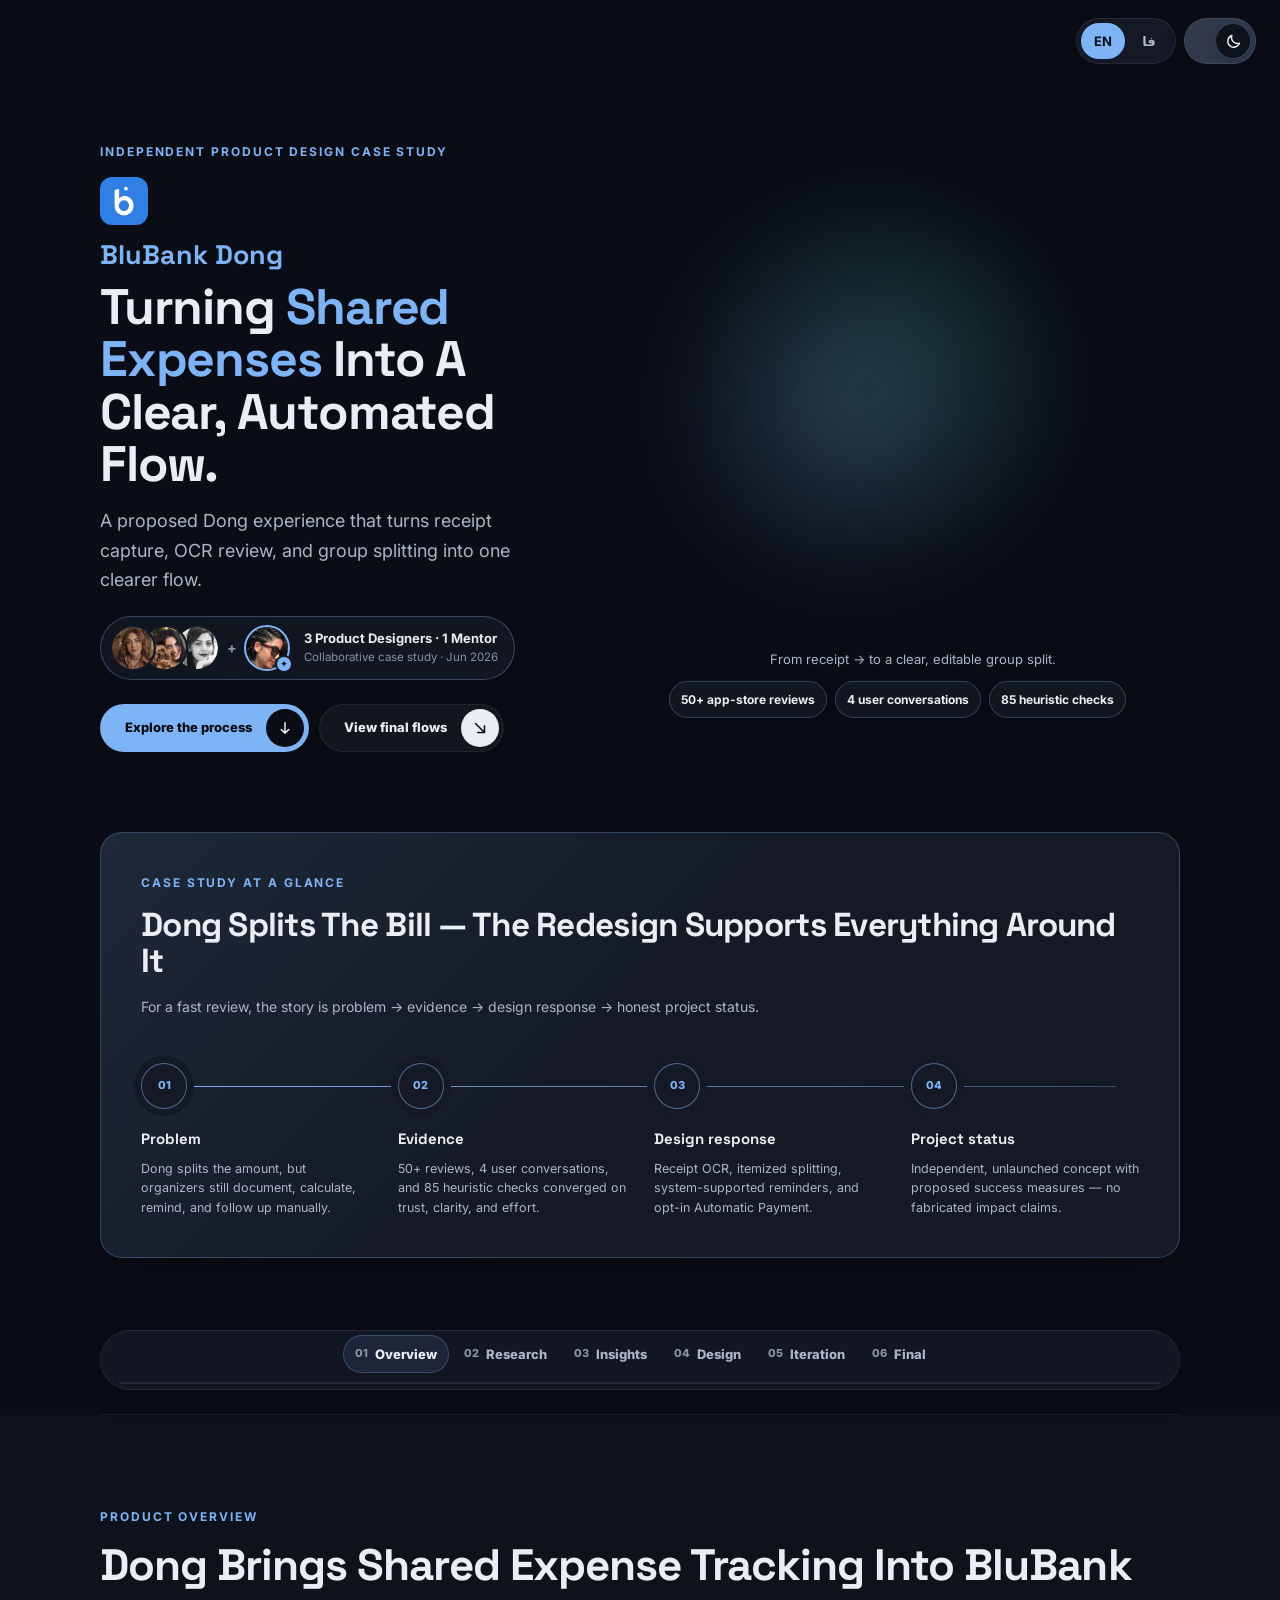
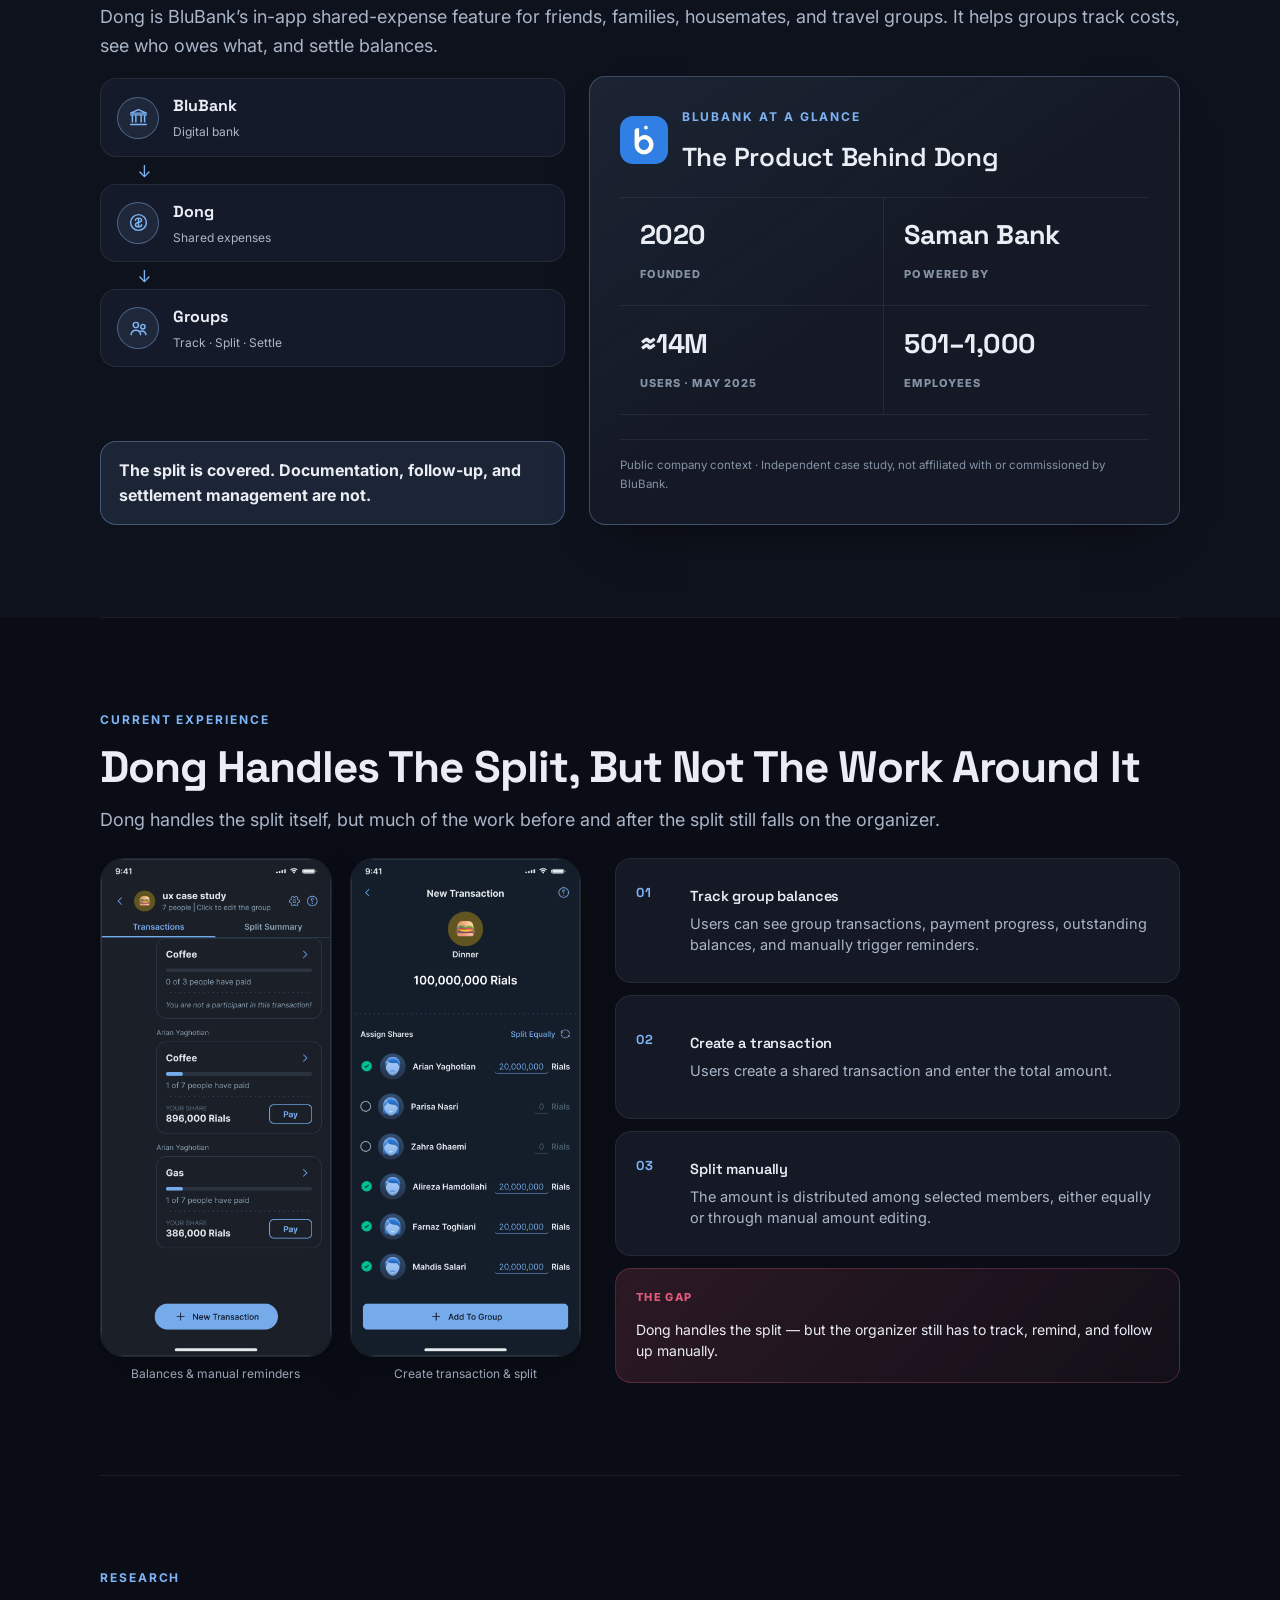
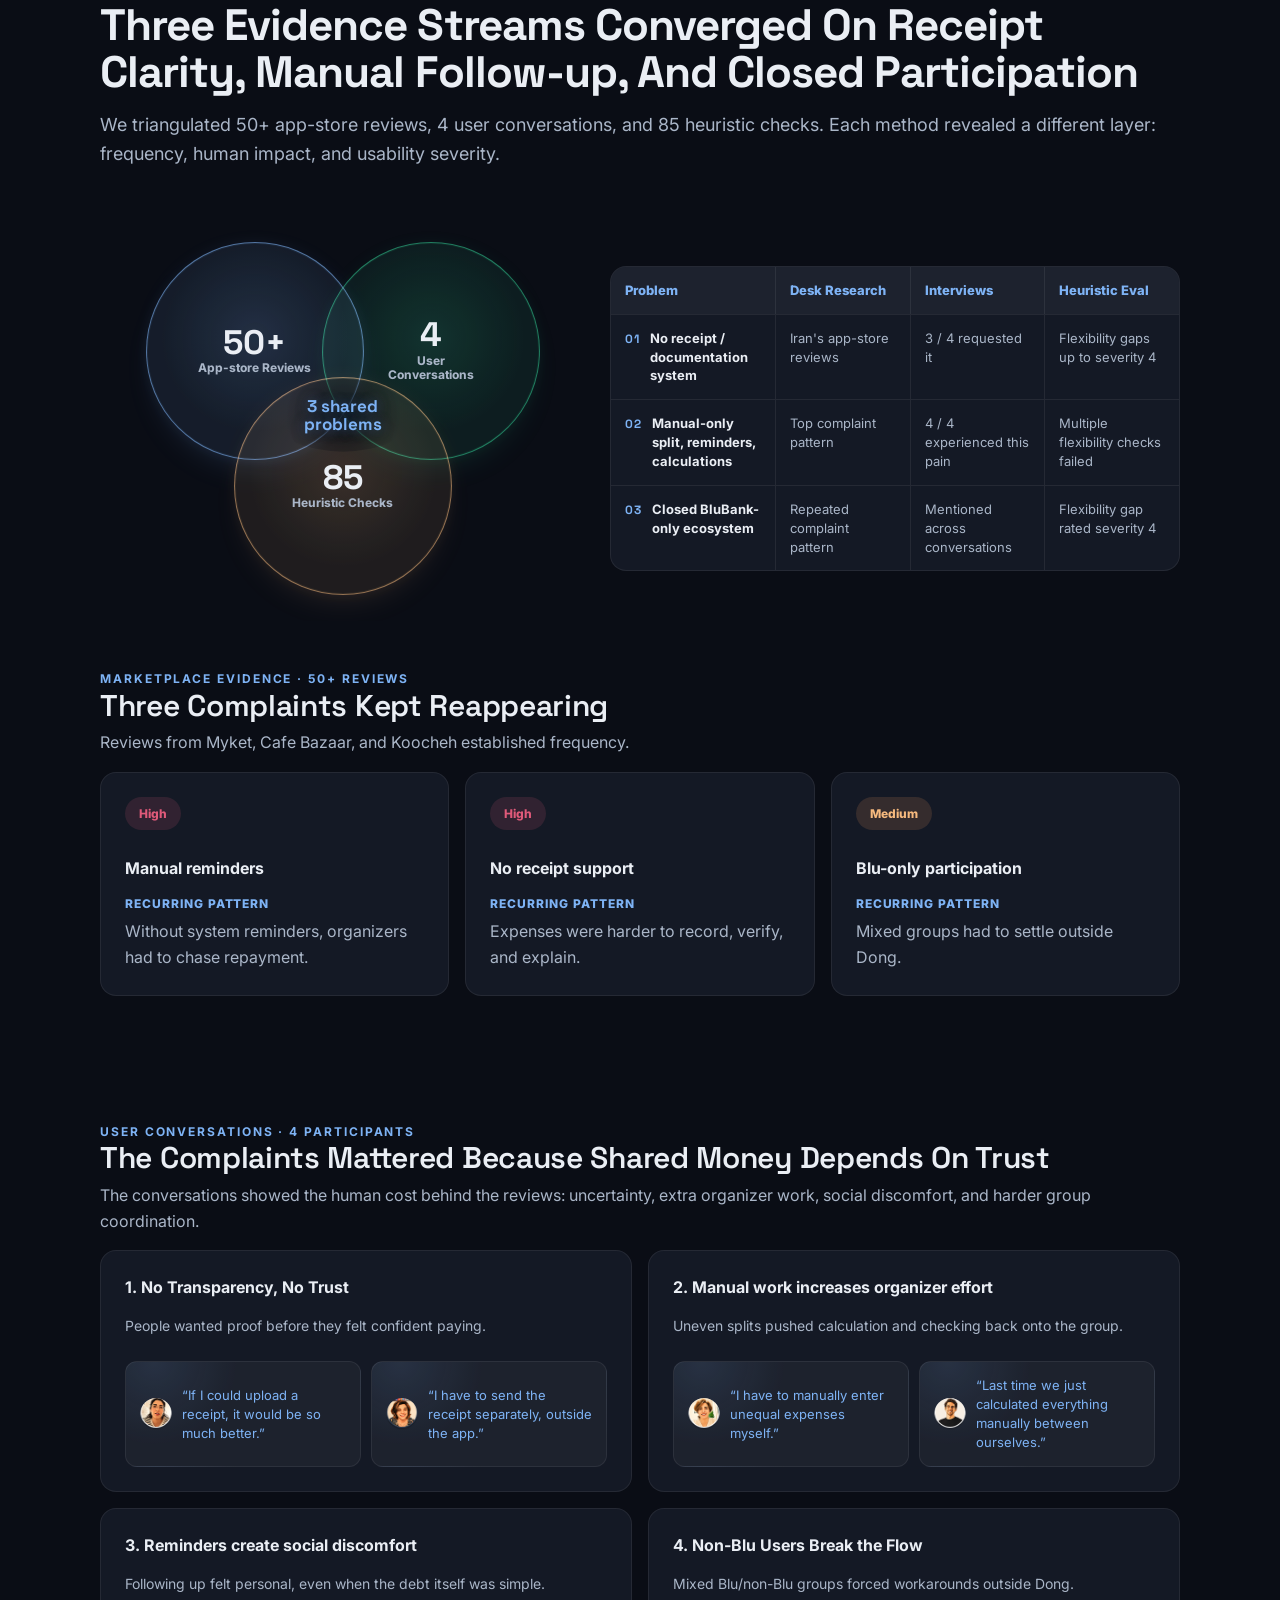
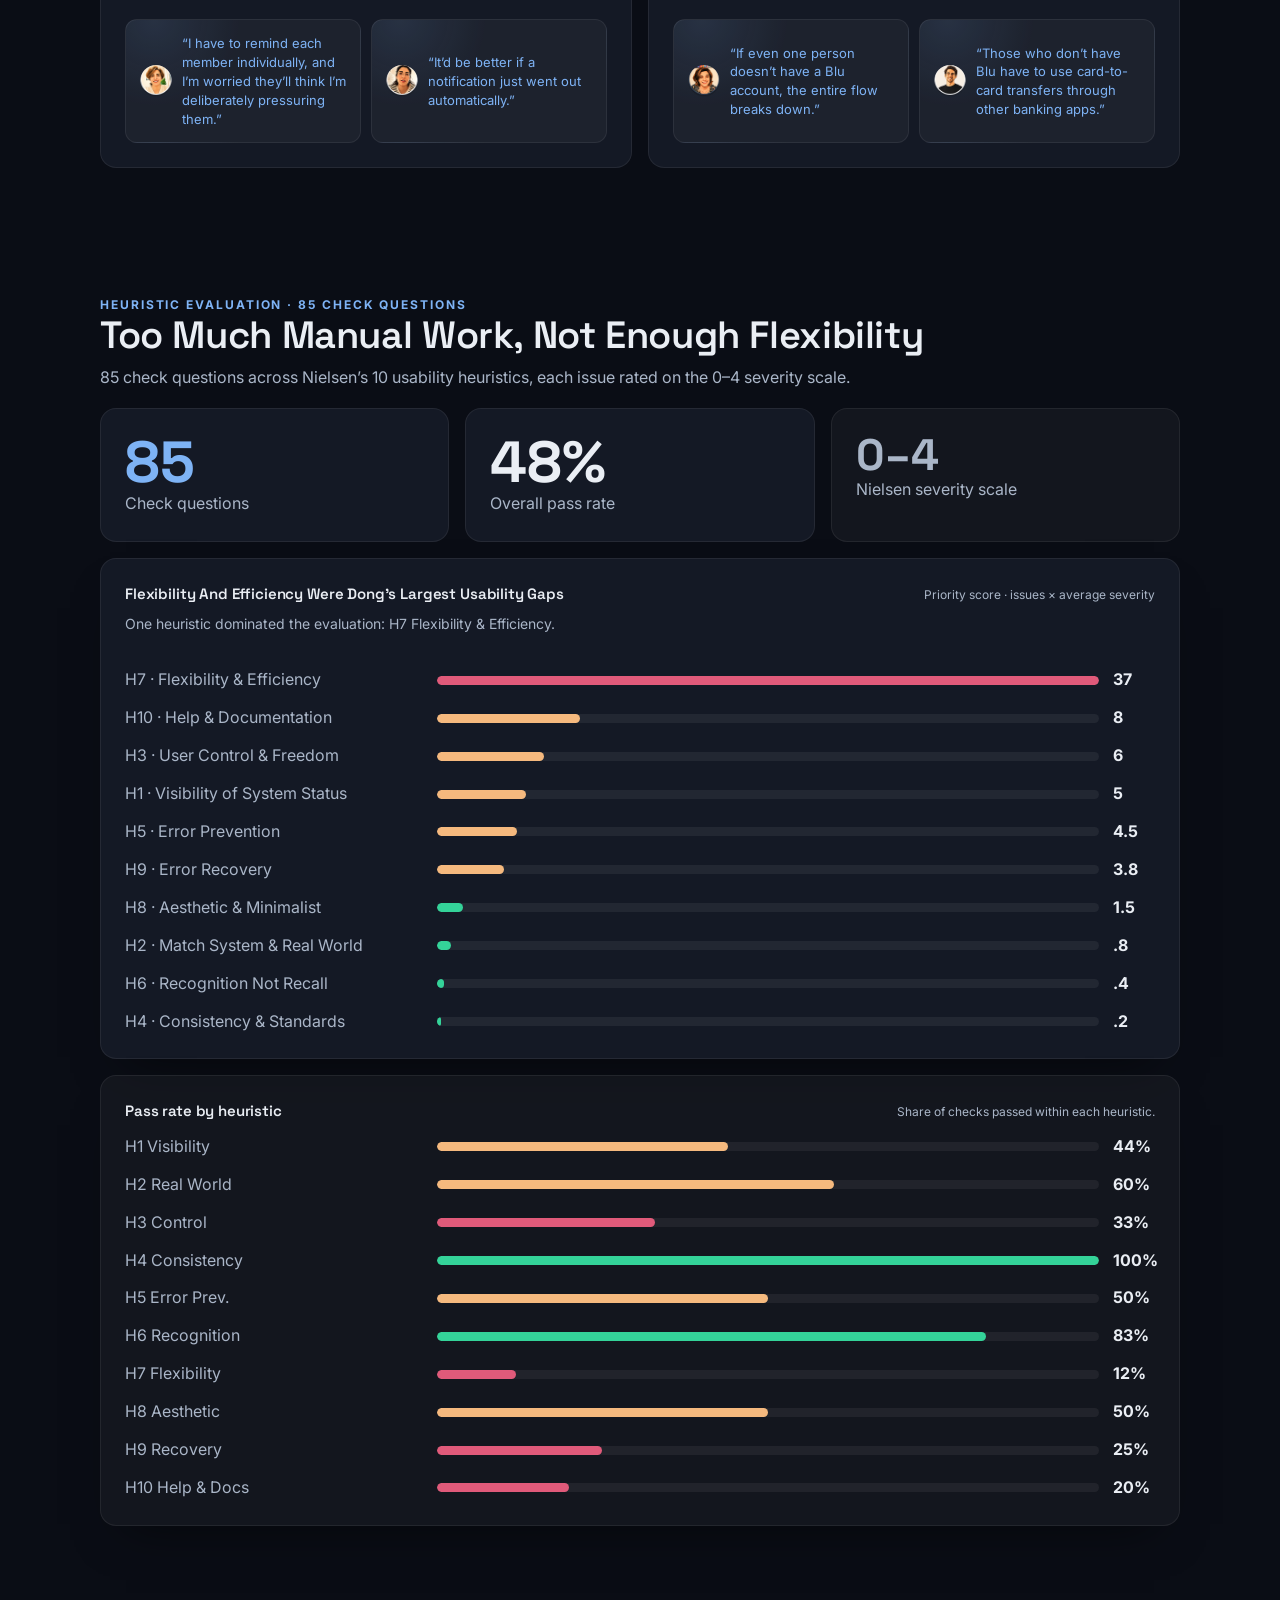
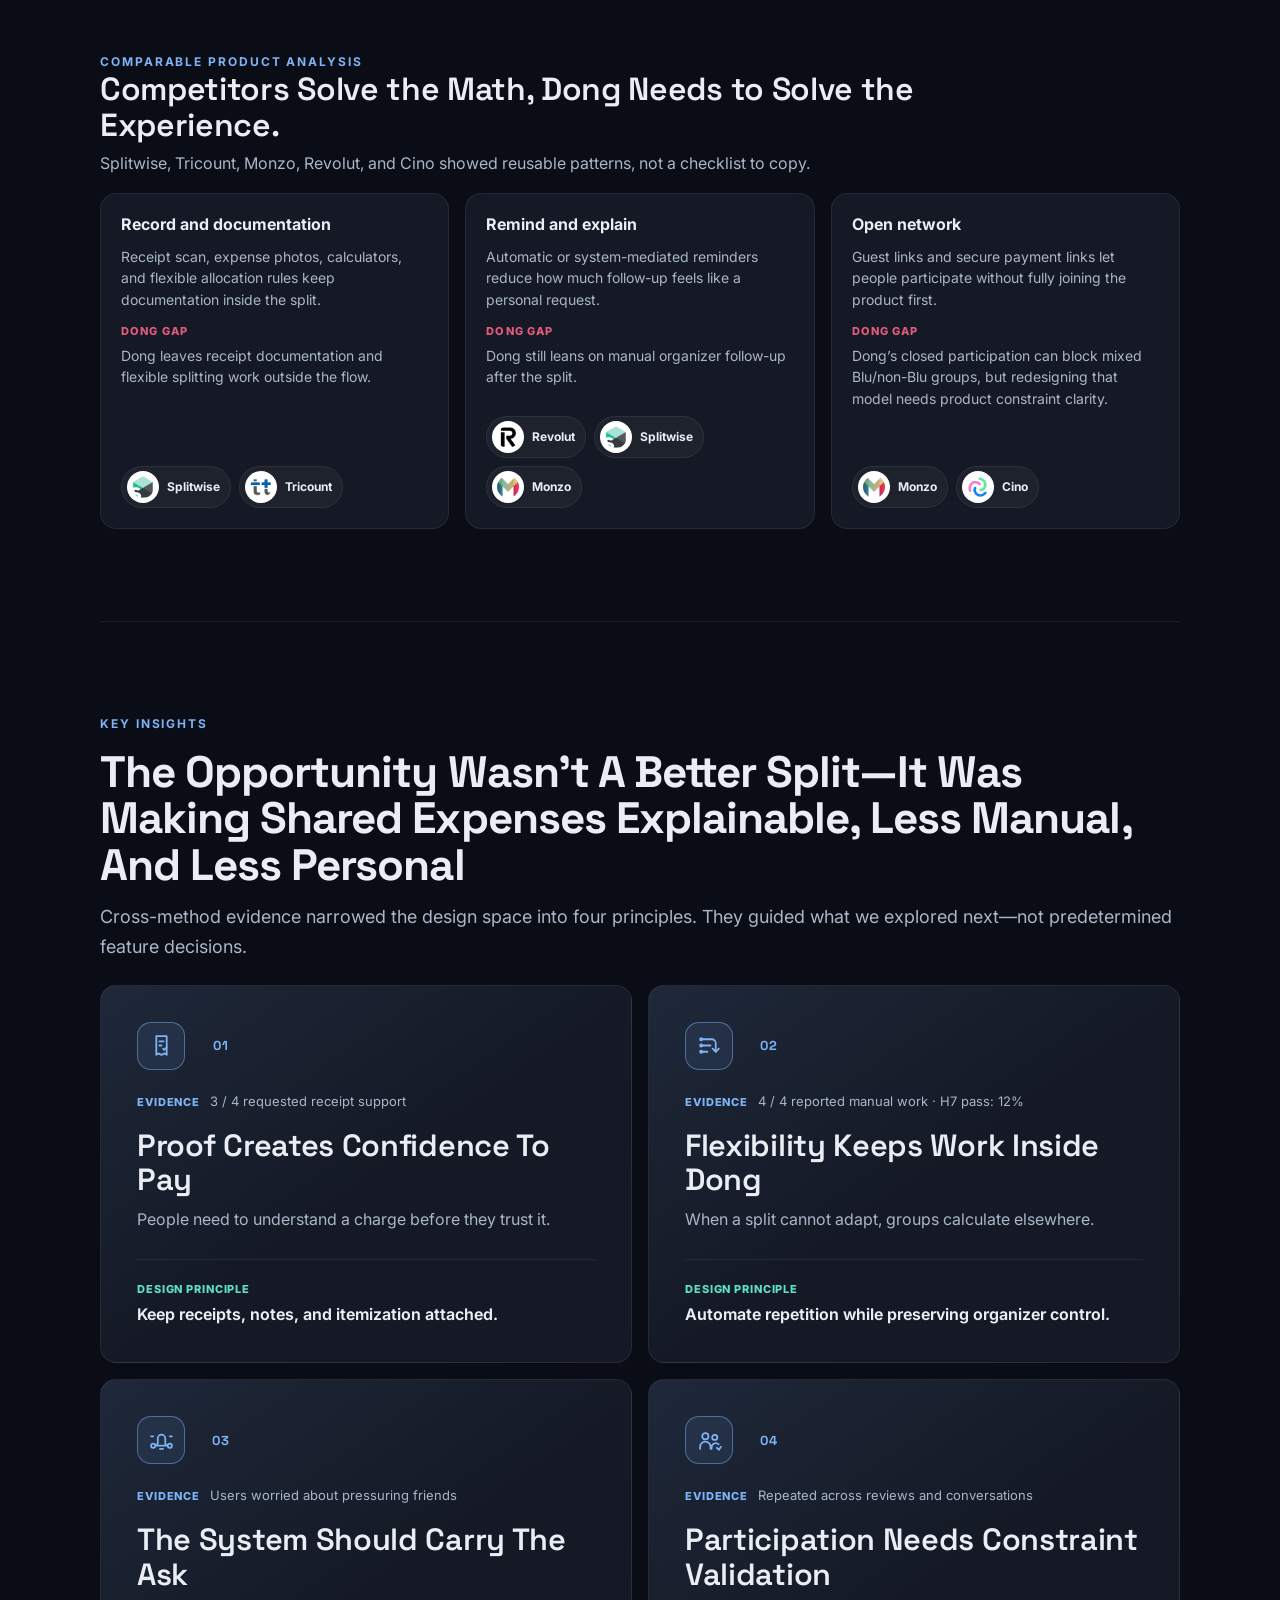
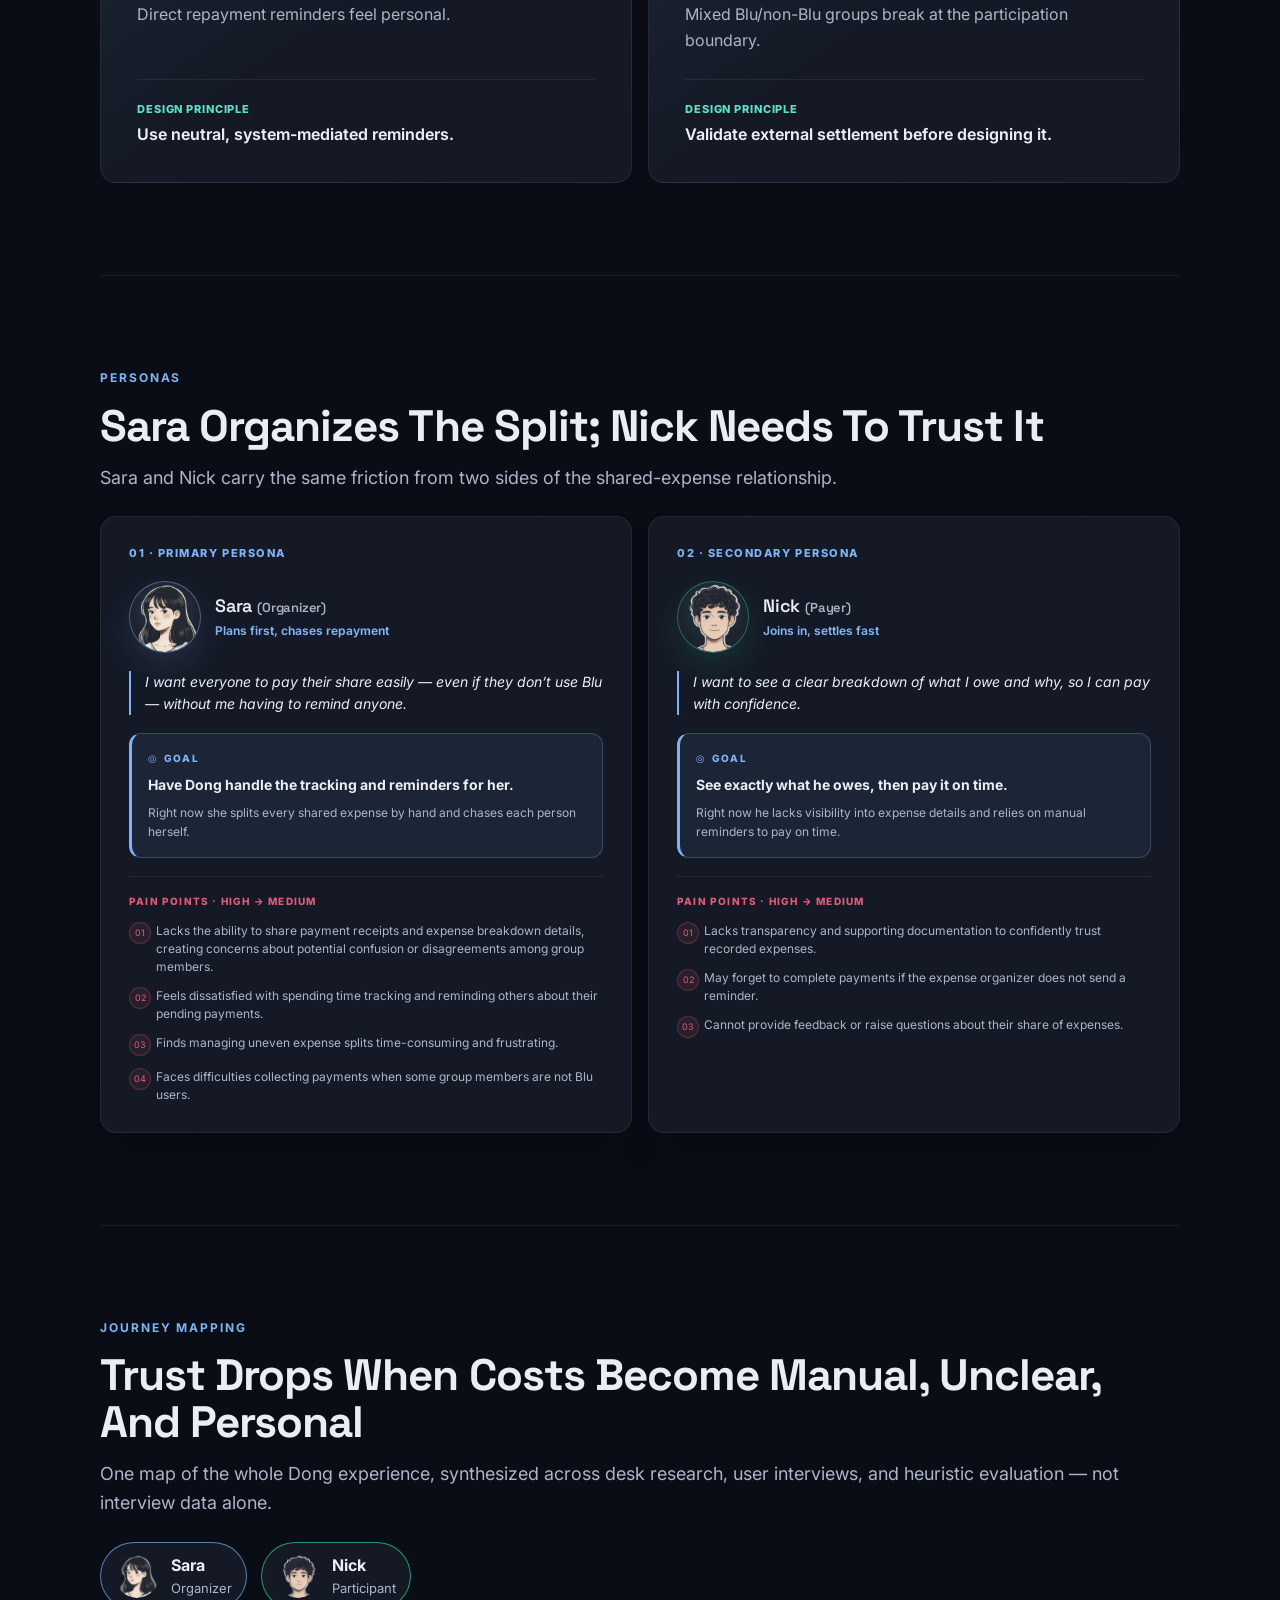
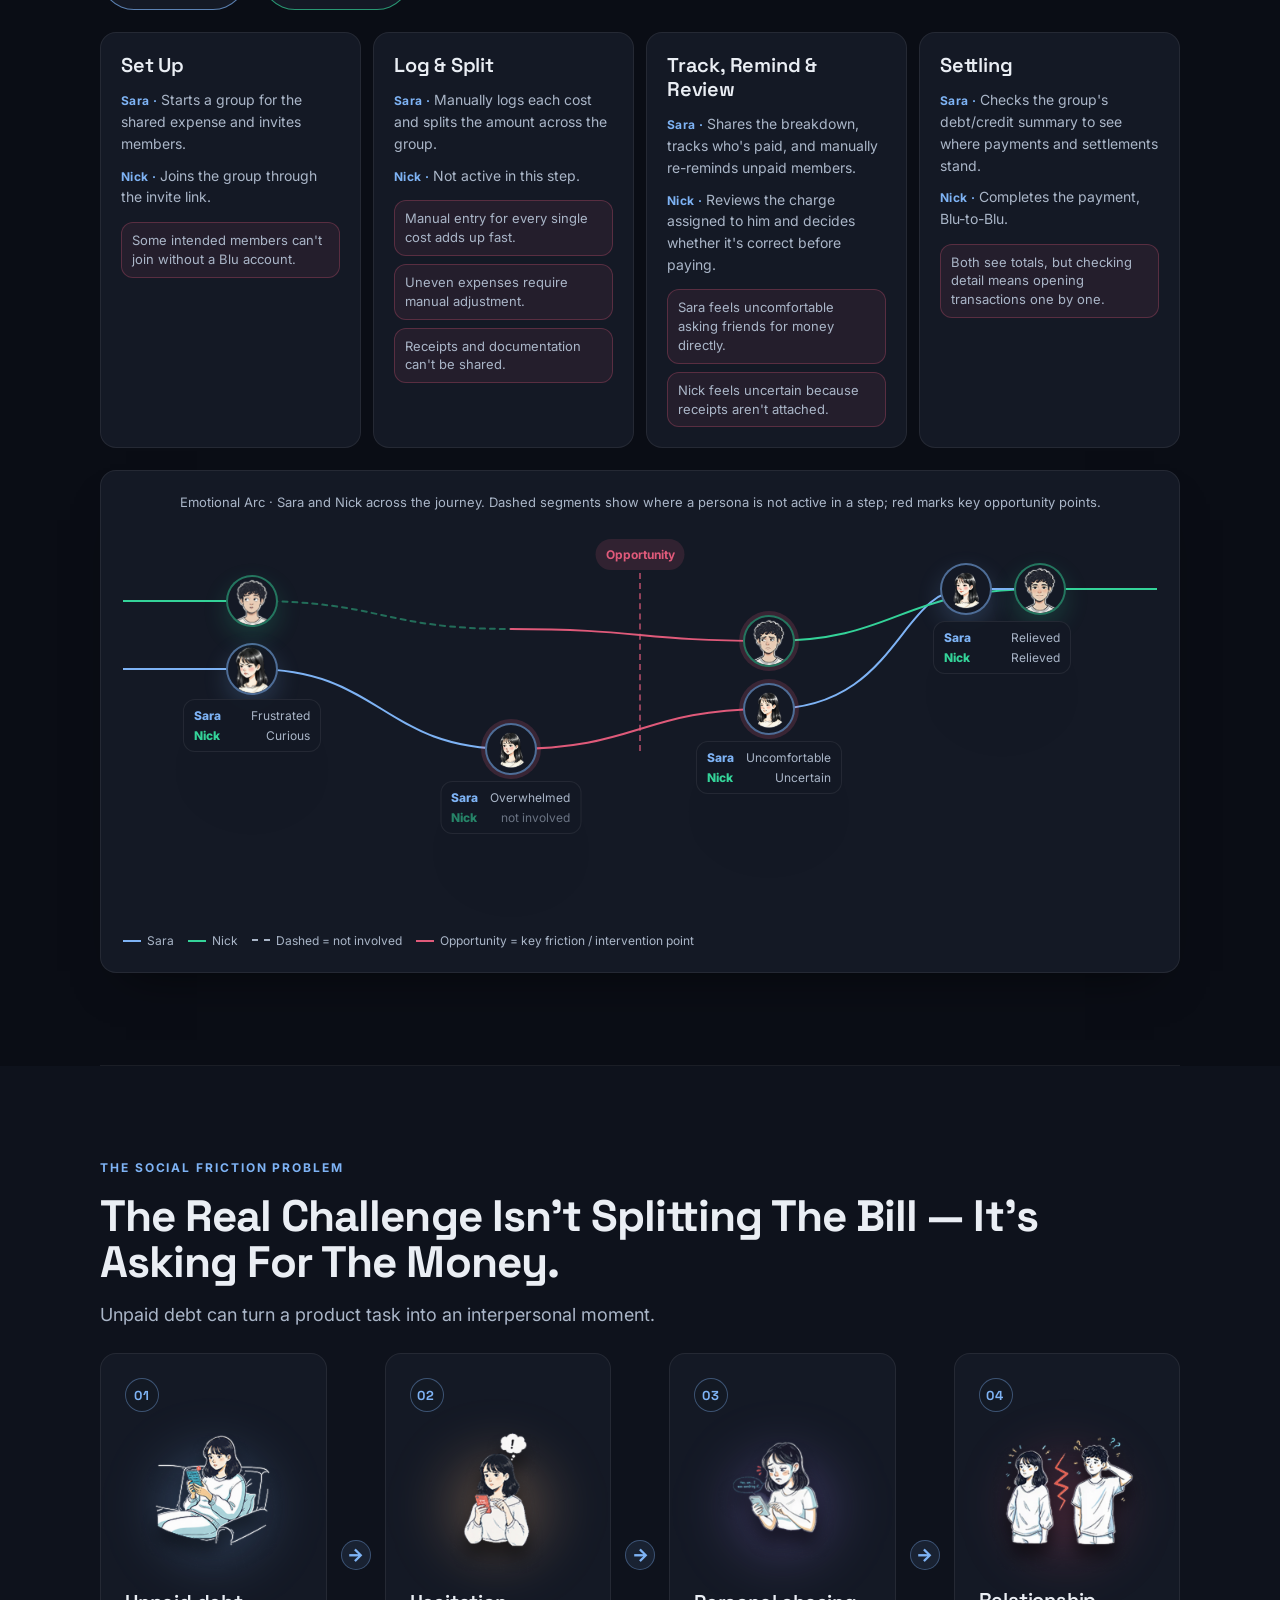
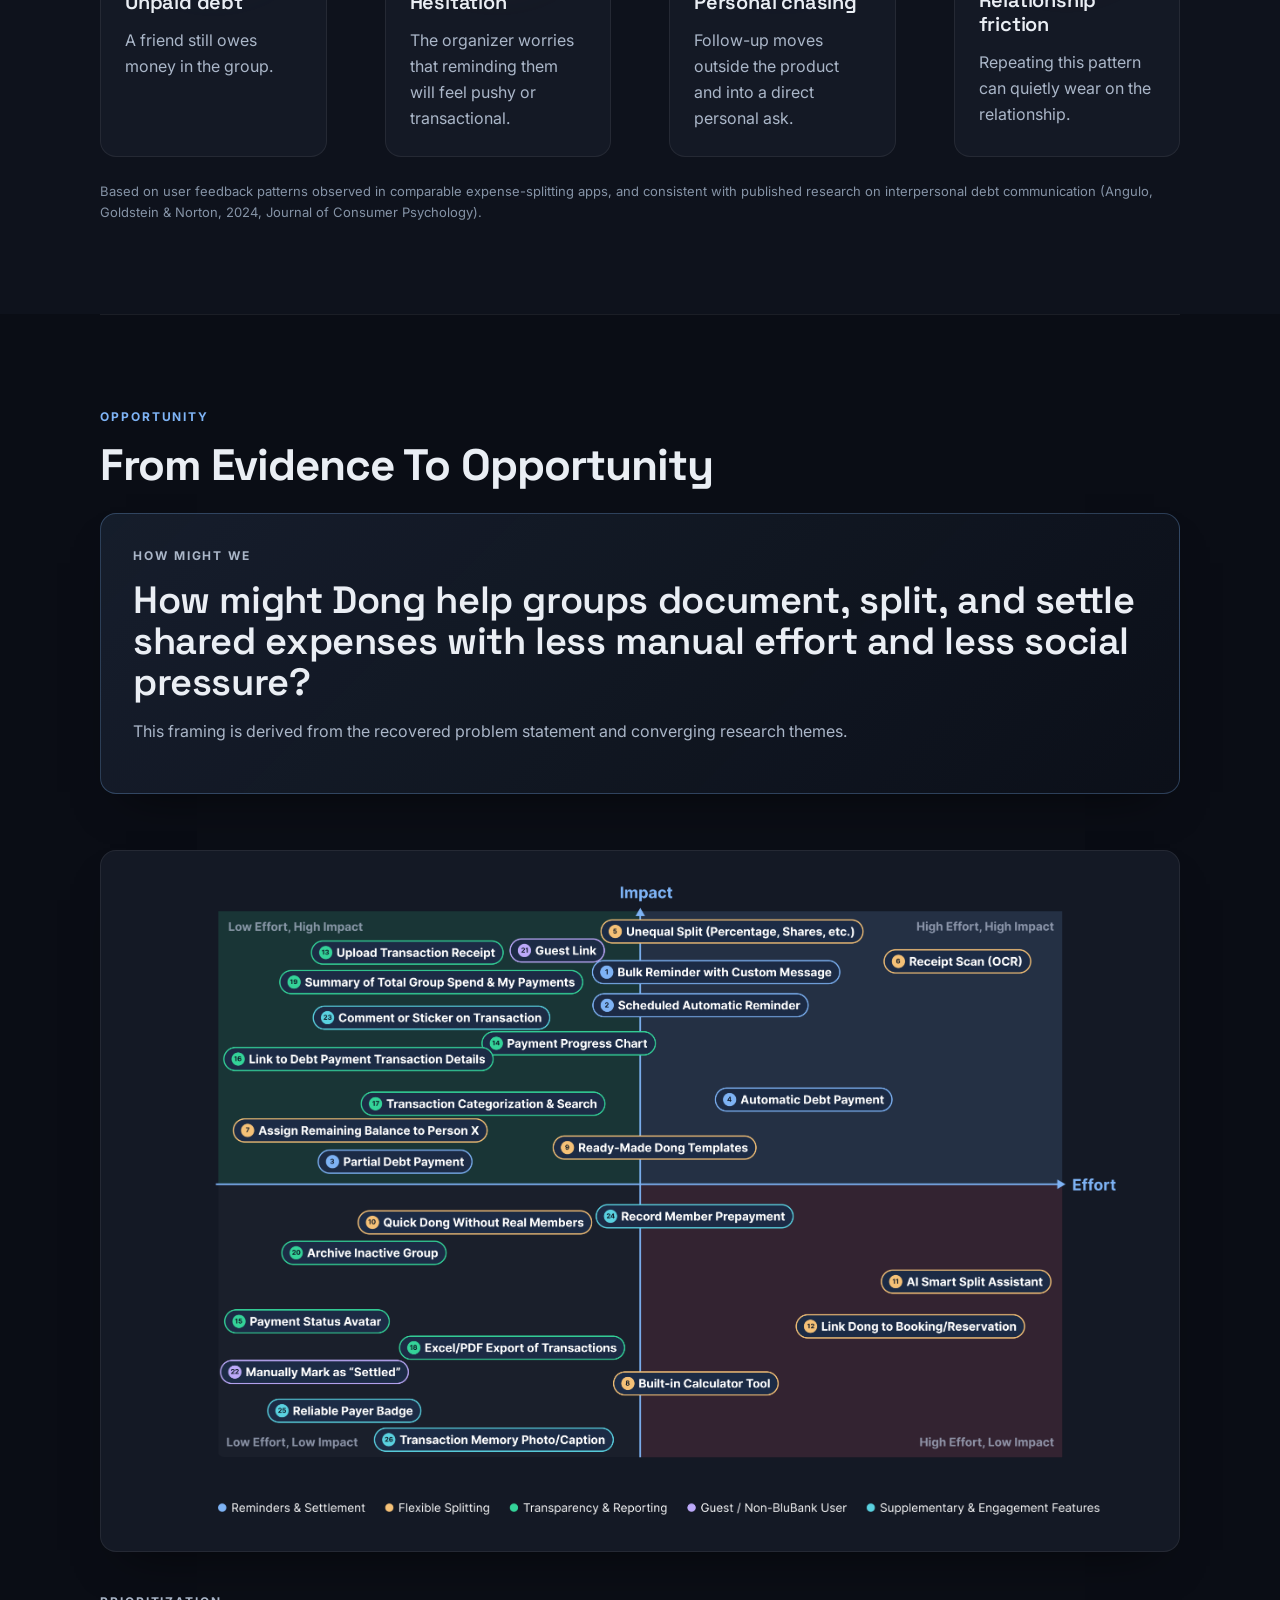
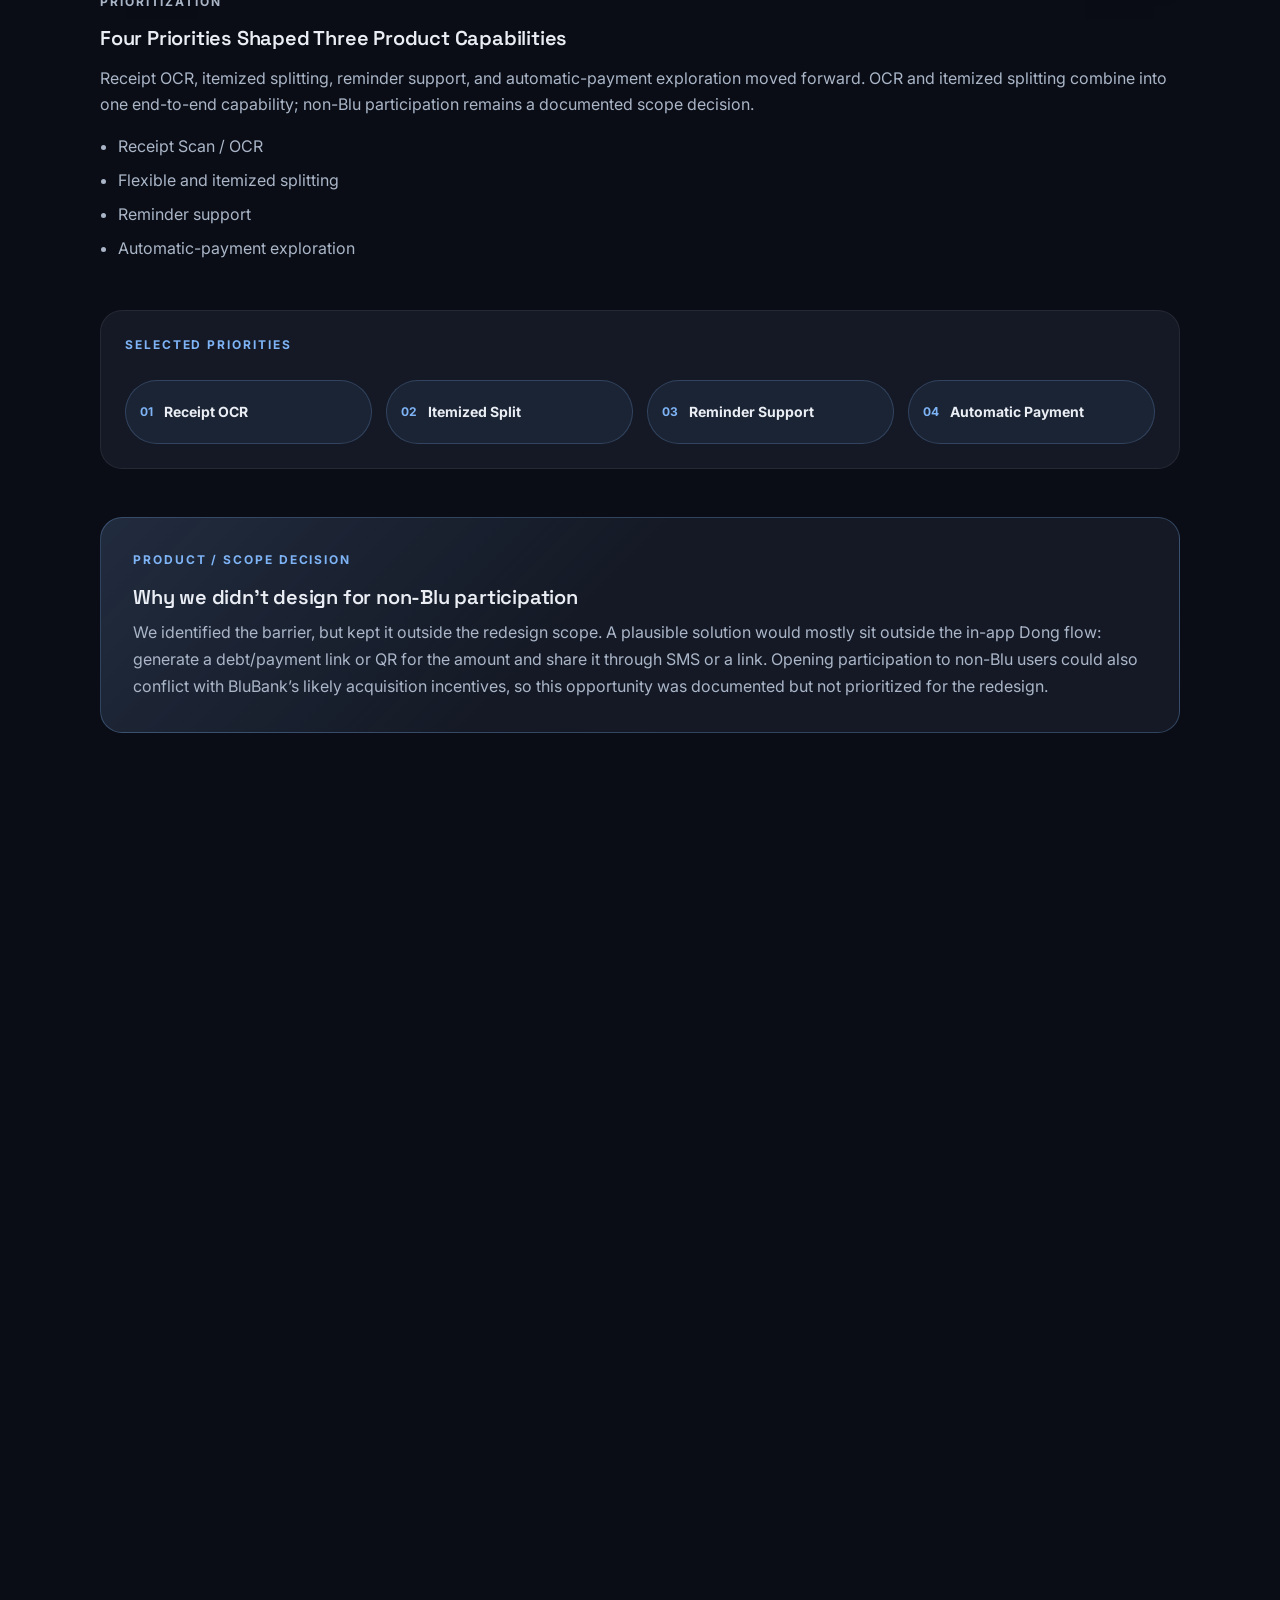
<file: index.html>
<!DOCTYPE html>
<html lang="en" dir="ltr" data-theme="dark">
<head>
  <meta charset="utf-8">
  <meta name="viewport" content="width=device-width, initial-scale=1">
  <title>BluBank Dong — Product Design Case Study</title>
  <meta name="description" content="An independent product design case study for a clearer, more trustworthy shared-expense journey in BluBank Dong.">
  <link rel="preconnect" href="https://fonts.googleapis.com">
  <link rel="preconnect" href="https://fonts.gstatic.com" crossorigin>
  <link rel="stylesheet" href="https://fonts.googleapis.com/css2?family=Inter:wght@400;500;600;700;800&family=Space+Grotesk:wght@500;600;700&family=Vazirmatn:wght@400;500;600;700;800&display=swap">
  <link rel="stylesheet" href="./src/styles/tokens.css?v=20260824-12">
  <link rel="stylesheet" href="./src/styles/base.css?v=20260824-12">
  <link rel="stylesheet" href="./src/styles/layout.css?v=20260824-12">
  <link rel="stylesheet" href="./src/styles/components.css?v=20260825-15">
</head>
<body>
  <a class="skip-link" href="#main">Skip to main content</a>
  <div id="app" class="app-shell" data-state="loading">
    <noscript>This preview requires JavaScript for language and theme switching.</noscript>
  </div>
  <script type="module" src="./src/main.js?v=20260824-12"></script>
</body>
</html>
</file>
<file: src/styles/tokens.css>
:root {
  color-scheme: dark;
  --font-display: "Space Grotesk", sans-serif;
  --font-body: Inter, system-ui, -apple-system, BlinkMacSystemFont, "Segoe UI", sans-serif;
  --font-persian: Vazirmatn, sans-serif;

  --space-1: 4px;
  --space-2: 8px;
  --space-3: 14px;
  --space-4: 16px;
  --space-5: 24px;
  --space-6: 28px;
  --space-7: 48px;
  --space-8: 64px;
  --space-9: 96px;

  --container: 1080px;
  --container-pad: 28px;
  --page-max-width: var(--container);
  --page-gutter: var(--container-pad);
  --content-max-width: 760px;
  --text-max-width: 680px;
  --visual-max-width: var(--container);
  --full-content-width: var(--page-max-width);

  --radius-xs: 7px;
  --radius-sm: 12px;
  --radius-control: 12px;
  --radius-md: 16px;
  --radius-lg: 22px;
  --radius-device: 30px;
  --radius-pill: 999px;
  --radius-card: var(--radius-md);
  --radius-visual: var(--radius-lg);

  --ease-out: cubic-bezier(0.22, 1, 0.36, 1);
  --transition-fast: 0.2s ease;
  --transition-base: 0.32s cubic-bezier(0.4, 0, 0.2, 1);
  --transition-lift: 0.45s var(--ease-out);

  --shadow-soft: 0 44px 80px -26px rgba(0, 0, 0, 0.85);
  --shadow-card: 0 24px 46px -26px rgba(0, 0, 0, 0.6);
  --shadow-control: 0 8px 24px rgba(0, 0, 0, 0.18);
  --shadow-glow: 0 0 12px rgba(126, 179, 245, 0.6);
  --card-radius: var(--radius-card);
  --card-border: var(--line);
  --card-bg: var(--card);
  --card-bg-elevated: var(--card-2);
  --card-padding: var(--space-5);
  --card-padding-compact: 20px;
  --visual-padding: 32px;
  --card-gap: var(--space-4);
  --section-gap: var(--space-5);
  --subsection-gap: clamp(72px, 8vw, 112px);
  --section-pad: clamp(72px, 7.5vw, 92px);

  --blu: #7eb3f5;
  --danger: #e05a7a;
  --success: #34d399;
  --amber: #f5b97e;
  --purple: #a78bfa;
  --teal: #5ee0c8;
  --slate: #94a3b8;

  --bg: #0a0d15;
  --bg-2: #0e121c;
  --card: #141925;
  --card-2: #192030;
  --device-bg: #05070a;
  --surface: var(--card);
  --surface-elevated: var(--card-2);
  --line: rgba(255, 255, 255, 0.07);
  --hairline: rgba(255, 255, 255, 0.1);
  --fill-subtle: rgba(255, 255, 255, 0.04);
  --fill-subtle-2: rgba(255, 255, 255, 0.02);
  --track: rgba(255, 255, 255, 0.06);
  --watermark: rgba(255, 255, 255, 0.06);
  --dashed: rgba(255, 255, 255, 0.28);
  --text: #eaeef4;
  --muted: #aab6c8;
  --dim: #8593a6;
  --text-primary: var(--text);
  --text-secondary: var(--muted);
  --text-subtle: var(--dim);
  --border-subtle: var(--line);
  --accent: var(--blu);
  --accent-blue: var(--blu);
  --accent-research: var(--blu);
  --accent-green: var(--success);
  --accent-amber: var(--amber);
  --accent-danger: var(--danger);
  --active-control-text: #0a0d15;
  --control-bg: var(--card);
  --theme-switch-track: #303a4b;
  --theme-switch-track-hover: #354154;
  --theme-switch-thumb: #0e121c;
  --theme-switch-thumb-border: rgba(126, 179, 245, 0.28);
  --theme-switch-icon: #eaeef4;
  --chip-slate-fg: #c4cedc;
  --chip-slate-bg: rgba(148, 163, 184, 0.09);
  --chip-slate-bd: rgba(148, 163, 184, 0.4);
  --chip-blue-bg: rgba(126, 179, 245, 0.1);
  --chip-blue-bd: rgba(126, 179, 245, 0.28);
  --chip-success-bg: rgba(52, 211, 153, 0.08);
  --chip-success-bd: rgba(52, 211, 153, 0.25);
  --surface-gradient: linear-gradient(180deg, var(--card-2), var(--card));
  --accent-gradient: linear-gradient(135deg, rgba(126, 179, 245, 0.1), rgba(126, 179, 245, 0.02));
  --page-gradient:
    radial-gradient(circle at 70% 26%, rgba(126, 179, 245, 0.24), transparent 18rem),
    linear-gradient(180deg, var(--bg), var(--bg-2));
}

:root[data-theme="light"] {
  color-scheme: light;
  --blu: #2a5dc7;
  --danger: #c22f55;
  --success: #128a5e;
  --amber: #b5650e;
  --purple: #6d4fd1;
  --teal: #0e8f7a;
  --slate: #56637a;

  --bg: #f6f7fa;
  --bg-2: #edeff4;
  --card: #ffffff;
  --card-2: #f3f5f9;
  --device-bg: #ffffff;
  --surface: var(--card);
  --surface-elevated: var(--card-2);
  --line: rgba(15, 23, 42, 0.1);
  --hairline: rgba(15, 23, 42, 0.14);
  --fill-subtle: rgba(15, 23, 42, 0.045);
  --fill-subtle-2: rgba(15, 23, 42, 0.03);
  --track: rgba(15, 23, 42, 0.08);
  --watermark: rgba(15, 23, 42, 0.05);
  --dashed: rgba(15, 23, 42, 0.22);
  --text: #12151c;
  --muted: #475569;
  --dim: #5a6472;
  --text-primary: var(--text);
  --text-secondary: var(--muted);
  --text-subtle: var(--dim);
  --border-subtle: var(--line);
  --accent: var(--blu);
  --accent-blue: var(--blu);
  --accent-research: var(--blu);
  --accent-green: var(--success);
  --accent-amber: var(--amber);
  --accent-danger: var(--danger);
  --active-control-text: #ffffff;
  --control-bg: #e6e9ef;
  --theme-switch-track: #d8dee8;
  --theme-switch-track-hover: #cfd6e2;
  --theme-switch-thumb: #ffffff;
  --theme-switch-thumb-border: rgba(15, 23, 42, 0.16);
  --theme-switch-icon: #12151c;
  --chip-slate-fg: #3f4c5e;
  --chip-slate-bg: rgba(71, 85, 105, 0.08);
  --chip-slate-bd: rgba(71, 85, 105, 0.32);
  --chip-blue-bg: rgba(42, 93, 199, 0.08);
  --chip-blue-bd: rgba(42, 93, 199, 0.24);
  --chip-success-bg: rgba(18, 138, 94, 0.08);
  --chip-success-bd: rgba(18, 138, 94, 0.24);
  --surface-gradient: linear-gradient(180deg, var(--card-2), var(--card));
  --accent-gradient: linear-gradient(135deg, rgba(42, 93, 199, 0.08), rgba(42, 93, 199, 0.02));
  --page-gradient:
    radial-gradient(circle at 70% 26%, rgba(42, 93, 199, 0.13), transparent 18rem),
    linear-gradient(180deg, var(--bg), var(--bg-2));
  --shadow-soft: 0 34px 64px -32px rgba(15, 23, 42, 0.38);
  --shadow-card: 0 20px 42px -30px rgba(15, 23, 42, 0.32);
  --shadow-control: 0 8px 24px rgba(15, 23, 42, 0.12);
  --shadow-glow: 0 0 12px rgba(42, 93, 199, 0.28);
}
</file>
<file: src/styles/base.css>
* {
  box-sizing: border-box;
}

html {
  min-height: 100%;
  overflow-x: clip;
  background: var(--bg);
  scroll-behavior: smooth;
}

body {
  min-height: 100vh;
  margin: 0;
  overflow-x: clip;
  background: var(--page-gradient);
  color: var(--text);
  font-family: var(--font-body);
  line-height: 1.62;
  -webkit-font-smoothing: antialiased;
  text-rendering: optimizeLegibility;
}

html[dir="rtl"] body {
  font-family: var(--font-persian);
}

button {
  font: inherit;
}

a {
  color: var(--blu);
  text-decoration: none;
}

a:hover {
  opacity: 0.82;
}

:focus-visible {
  outline: 2px solid var(--blu);
  outline-offset: 3px;
  border-radius: 4px;
}

.skip-link {
  position: fixed;
  inset-block-start: var(--space-4);
  inset-inline-start: var(--space-4);
  z-index: 20;
  transform: translateY(-160%);
  border-radius: var(--radius-pill);
  background: var(--card);
  border: 1px solid var(--line);
  color: var(--text);
  padding: var(--space-2) var(--space-4);
  text-decoration: none;
  box-shadow: var(--shadow-control);
  transition: transform var(--transition-fast);
}

.skip-link:focus {
  transform: translateY(0);
}

@media (prefers-reduced-motion: reduce) {
  *,
  *::before,
  *::after {
    scroll-behavior: auto !important;
    transition-duration: 0.001ms !important;
    animation-duration: 0.001ms !important;
    animation-iteration-count: 1 !important;
  }

  .hero-video .device-video__media {
    visibility: hidden;
  }

  .media-set--video .device-video {
    display: none;
  }

  .media-set__play {
    display: none;
  }

  .media-set--video .media-set__fallback {
    display: flex;
  }

  .hero-poster {
    display: block;
    width: min(100%, 220px);
    max-height: 430px;
    margin-inline: auto;
    border: 0;
    border-radius: 26px;
    background: transparent;
    box-shadow: none;
    object-fit: contain;
    transform: none;
  }
}
</file>
<file: src/styles/layout.css>
.app-shell {
  min-height: 100vh;
  background: var(--bg);
  color: var(--text);
}

.page-shell {
  width: min(var(--page-max-width), calc(100% - (var(--page-gutter) * 2)));
  margin: 0 auto;
  padding: 72px 0 72px;
  position: relative;
}

.hero {
  display: grid;
  grid-template-columns: minmax(390px, 0.9fr) minmax(0, 1.1fr);
  gap: clamp(28px, 4vw, 52px);
  align-items: center;
  min-height: min(760px, 86vh);
  padding: 18px 0 var(--space-6);
}

.hero-copy {
  max-width: 600px;
  min-width: 0;
}

.hero-visual {
  min-width: 0;
}

.case-section,
.sample-section {
  display: grid;
  padding: var(--section-pad) 0;
  border-block-start: 1px solid var(--line);
}

.case-section {
  gap: var(--section-gap);
}

.section-band {
  position: relative;
}

.section-band::before {
  position: absolute;
  inset-block: 0;
  inset-inline: calc((100vw - 100%) / -2);
  z-index: -1;
  background: var(--bg-2);
  content: "";
}

.sample-section {
  grid-template-columns: minmax(0, 1fr) minmax(280px, 420px);
  gap: var(--space-4);
  align-items: stretch;
}

.section-copy {
  max-width: var(--text-max-width);
}

.split-layout {
  display: grid;
  grid-template-columns: minmax(0, 0.85fr) minmax(320px, 1.15fr);
  gap: var(--space-4);
  align-items: start;
}

@media (max-width: 820px) {
  .page-shell {
    width: min(100% - 56px, 640px);
    padding-top: 82px;
  }

  .hero,
  .split-layout,
  .sample-section {
    grid-template-columns: 1fr;
  }

  .hero {
    min-height: auto;
    padding-bottom: 64px;
  }

  .case-section,
  .sample-section {
    padding: var(--space-8) 0;
  }
}

@media (max-width: 480px) {
  .page-shell {
    width: min(100% - 32px, 640px);
  }
}
</file>
<file: src/styles/components.css>
.control-panel {
  --floating-control-height: 46px;
  position: fixed;
  inset-block-start: 18px;
  inset-inline-end: 24px;
  z-index: 95;
  display: flex;
  gap: var(--space-2);
  align-items: center;
}

.segmented-control {
  position: relative;
  display: flex;
  direction: ltr;
  gap: 2px;
  border: 1px solid var(--line);
  border-radius: var(--radius-pill);
  background: var(--control-bg);
  height: var(--floating-control-height);
  padding: 4px;
  box-shadow: var(--shadow-control);
}

.control-button,
.theme-switch {
  min-width: 44px;
  border: 0;
  color: var(--muted);
  cursor: pointer;
  transition:
    background var(--transition-fast),
    color var(--transition-fast),
    border-color var(--transition-fast),
    transform var(--transition-fast);
}

.control-button {
  border-radius: var(--radius-pill);
  background: transparent;
  width: 44px;
  height: 36px;
  min-width: 44px;
  min-height: 36px;
  padding: 0;
  font-weight: 700;
  font-size: 13px;
  line-height: 1;
}

.control-button.is-active {
  background: var(--blu);
  color: var(--active-control-text);
}

.control-button:not(.is-active):hover {
  color: var(--text);
}

.theme-switch {
  position: relative;
  display: flex;
  align-items: center;
  width: 72px;
  height: var(--floating-control-height);
  border: 1px solid var(--line);
  border-radius: var(--radius-pill);
  background: var(--theme-switch-track);
  padding: 4px;
  box-shadow: var(--shadow-control);
  direction: ltr;
  overflow: hidden;
  isolation: isolate;
  -webkit-tap-highlight-color: transparent;
}

.theme-switch:hover {
  border-color: color-mix(in srgb, var(--blu) 34%, var(--line));
  background: var(--theme-switch-track-hover);
  transform: translateY(-1px);
}

.theme-switch:active .theme-switch__thumb {
  scale: .94;
}

.theme-switch__thumb {
  position: relative;
  display: grid;
  place-items: center;
  flex: 0 0 36px;
  width: 36px;
  height: 36px;
  border: 1px solid var(--theme-switch-thumb-border);
  border-radius: 50%;
  background: var(--theme-switch-thumb);
  color: var(--theme-switch-icon);
  box-shadow: 0 4px 12px rgba(7, 23, 43, .22);
  transform: translateX(0);
  transition:
    transform 600ms cubic-bezier(.34, 1.56, .64, 1),
    background var(--transition-fast),
    color var(--transition-fast),
    scale var(--transition-fast);
}

.theme-switch.is-dark .theme-switch__thumb {
  transform: translateX(26px);
}

.theme-switch__icon {
  position: absolute;
  width: 17px;
  height: 17px;
  transition: opacity 300ms ease, transform 300ms ease;
}

.theme-switch__icon--sun {
  opacity: 1;
  transform: rotate(0deg) scale(1);
}

.theme-switch__icon--moon {
  opacity: 0;
  transform: rotate(60deg) scale(.72);
}

.theme-switch.is-dark .theme-switch__icon--sun {
  opacity: 0;
  transform: rotate(-60deg) scale(.72);
}

.theme-switch.is-dark .theme-switch__icon--moon {
  opacity: 1;
  transform: rotate(0deg) scale(1);
}

.eyebrow,
.card-label {
  display: block;
  margin: 0 0 15px;
  color: var(--blu);
  font-size: 12px;
  font-weight: 700;
  letter-spacing: 0.16em;
  text-transform: uppercase;
}

html[dir="rtl"] .eyebrow,
html[dir="rtl"] .card-label {
  letter-spacing: 0;
}

h1,
h2,
h3 {
  margin: 0;
  color: var(--text);
}

h1,
h2 {
  font-family: var(--font-display);
  font-weight: 700;
}

html[dir="rtl"] h1,
html[dir="rtl"] h2 {
  font-family: var(--font-persian);
  letter-spacing: 0;
}

h1 {
  max-width: 17ch;
  font-size: clamp(34px, 3.9vw, 52px);
  line-height: 1.05;
  letter-spacing: -0.024em;
}

.hero-title-accent {
  color: var(--blu);
}

h2 {
  font-size: clamp(28px, 3.7vw, 44px);
  line-height: 1.06;
  letter-spacing: -0.022em;
}

h3 {
  font-family: var(--font-display);
  font-weight: 600;
  font-size: 20px;
  line-height: 1.2;
  letter-spacing: -0.01em;
}

.hero-lead,
.section-copy p,
.sample-card p {
  color: var(--muted);
  font-size: 18px;
}

.hero-lead {
  max-width: 42ch;
  margin: 16px 0 0;
}

.hero-team {
  display: flex;
  align-items: center;
  gap: 14px;
  width: fit-content;
  max-width: 100%;
  margin-top: 22px;
  border: 1px solid color-mix(in srgb, var(--blu) 25%, var(--line));
  border-radius: var(--radius-pill);
  background: color-mix(in srgb, var(--card) 82%, transparent);
  padding: 8px 16px 8px 9px;
  box-shadow: var(--shadow-control);
  backdrop-filter: blur(16px);
}

[dir="rtl"] .hero-team {
  padding: 8px 9px 8px 16px;
}

.hero-team__portraits {
  display: flex;
  align-items: center;
  flex: 0 0 auto;
}

.hero-team__designers {
  display: flex;
  align-items: center;
  padding-inline-start: 14px;
}

.hero-team__designers img,
.hero-team__mentor img {
  display: block;
  width: 46px;
  height: 46px;
  border: 2px solid var(--card);
  border-radius: 50%;
  background: var(--card);
  object-fit: cover;
  box-shadow: 0 5px 16px rgba(7, 23, 43, .16);
}

.hero-team__designers img {
  margin-inline-start: -14px;
  z-index: calc(3 - var(--portrait-index));
}

.hero-team__plus {
  display: grid;
  place-items: center;
  width: 24px;
  color: var(--dim);
  font-size: 14px;
  font-weight: 800;
}

.hero-team__mentor {
  position: relative;
  display: block;
}

.hero-team__mentor img {
  border-color: var(--blu);
}

.hero-team__mentor i {
  position: absolute;
  inset-inline-end: -3px;
  inset-block-end: -2px;
  display: grid;
  place-items: center;
  width: 18px;
  height: 18px;
  border: 2px solid var(--card);
  border-radius: 50%;
  background: var(--blu);
  color: var(--active-control-text);
  font-size: 9px;
  font-style: normal;
}

.hero-team__copy {
  display: grid;
  min-width: 0;
  gap: 2px;
}

.hero-team__copy strong {
  color: var(--text);
  font-size: 13px;
  line-height: 1.35;
}

.hero-team__copy span {
  color: var(--dim);
  font-size: 11.5px;
  line-height: 1.35;
}

.hero-kicker {
  margin: 0 0 12px;
  color: var(--blu);
  font-family: var(--font-display);
  font-size: clamp(20px, 2.1vw, 28px);
  font-weight: 700;
  line-height: 1.05;
}

.hero-logo {
  display: block;
  width: 48px;
  height: auto;
  margin: 0 0 var(--space-4);
  border: 0;
  border-radius: var(--radius-sm);
  background: transparent;
  box-shadow: none;
}

.hero-scroll-cue {
  display: inline-flex;
  align-items: center;
  gap: 10px;
  margin-top: var(--space-5);
  border: 1px solid var(--line);
  border-radius: var(--radius-pill);
  background: color-mix(in srgb, var(--card) 82%, transparent);
  color: var(--text);
  padding: 8px 12px;
  font-size: 12px;
  font-weight: 700;
  opacity: .82;
  box-shadow: var(--shadow-control);
}

.hero-scroll-cue i {
  color: var(--blu);
  font-style: normal;
}

.badge-row {
  display: flex;
  flex-wrap: wrap;
  gap: var(--space-2);
  margin-top: var(--space-5);
}

.badge {
  display: inline-flex;
  align-items: center;
  gap: var(--space-2);
  border: 1px solid var(--chip-slate-bd);
  border-radius: var(--radius-pill);
  background: var(--chip-slate-bg);
  color: var(--chip-slate-fg);
  padding: var(--space-2) var(--space-4);
  font-size: 13px;
  font-weight: 600;
}

.badge.is-accent {
  border-color: var(--chip-blue-bd);
  background: var(--chip-blue-bg);
  color: var(--blu);
}

.badge.is-success {
  border-color: var(--chip-success-bd);
  background: var(--chip-success-bg);
  color: var(--success);
}

.badge span {
  width: 7px;
  height: 7px;
  border-radius: 50%;
  background: var(--blu);
}

.hero-visual {
  position: relative;
  display: grid;
  gap: 12px;
  min-height: auto;
  isolation: isolate;
}

.hero-placeholder {
  position: absolute;
  inset-inline: 10%;
  inset-block-end: 16px;
  z-index: 3;
  border: 1px dashed var(--dashed);
  border-radius: var(--radius-control);
  background: color-mix(in srgb, var(--card) 78%, transparent);
  color: var(--muted);
  padding: 12px 14px;
  font-size: 12px;
  font-weight: 800;
  letter-spacing: 0.06em;
  text-align: center;
}

.hero-visual::before {
  position: absolute;
  inset-block-start: 5%;
  inset-inline-start: 4%;
  z-index: -1;
  width: min(420px, 76%);
  height: min(420px, 76%);
  border-radius: 50%;
  background:
    radial-gradient(circle at 50% 50%, rgba(126, 179, 245, .36), transparent 62%),
    radial-gradient(circle at 70% 30%, rgba(52, 211, 153, .2), transparent 54%);
  content: "";
  filter: blur(44px);
  opacity: 0.72;
}

.hero-product-frame {
  position: relative;
  display: grid;
  align-content: center;
  gap: 12px;
  min-height: 0;
  margin: 0;
  transform: translateX(16px);
}

[dir="rtl"] .hero-product-frame {
  transform: translateX(-28px);
}

.hero-product-frame::before {
  content: none;
}

[dir="rtl"] .hero-product-frame::before {
  transform: none;
}

.device-video {
  --device-screen-x: calc(61 / 877 * 100%);
  --device-screen-y: calc(48 / 1794 * 100%);
  --device-screen-width: calc(754 / 877 * 100%);
  --device-screen-height: calc(1686 / 1794 * 100%);
  --device-screen-radius: 7.2%;
  position: relative;
  display: block;
  aspect-ratio: 877 / 1794;
  margin-inline: auto;
  isolation: isolate;
}

.device-video--hero {
  width: min(100%, 220px);
}

.device-video--case {
  width: min(100%, 310px);
}

.device-video__screen {
  position: absolute;
  inset-block-start: var(--device-screen-y);
  inset-inline-start: var(--device-screen-x);
  z-index: 1;
  width: var(--device-screen-width);
  height: var(--device-screen-height);
  overflow: hidden;
  border-radius: var(--device-screen-radius);
  background: transparent;
}

.device-video__media {
  display: block;
  width: 100%;
  height: 100%;
  border: 0;
  border-radius: 0;
  background: transparent;
  box-shadow: none;
  object-fit: cover;
}

.device-video__frame {
  position: absolute;
  inset: 0;
  z-index: 2;
  display: block;
  width: 100%;
  height: 100%;
  object-fit: contain;
  pointer-events: none;
}

.hero-video {
  opacity: 0;
  transition: opacity var(--transition-base);
}

.hero-video.is-ready {
  opacity: 1;
}

.hero-poster {
  display: none;
}

.hero-product-frame figcaption {
  justify-self: center;
  max-width: 360px;
  margin: 0;
  color: var(--muted);
  font-size: 13px;
  line-height: 1.45;
  text-align: center;
}

[dir="rtl"] .hero-product-frame figcaption {
  justify-self: center;
  margin: 0;
}

.hero-evidence {
  position: relative;
  z-index: 4;
  display: flex;
  flex-wrap: wrap;
  justify-content: center;
  gap: 8px;
  margin-top: 0;
}

.hero-evidence span {
  border: 1px solid var(--chip-blue-bd);
  border-radius: var(--radius-pill);
  background: color-mix(in srgb, var(--card) 82%, transparent);
  color: var(--text);
  padding: 8px 11px;
  font-size: 12px;
  font-weight: 700;
  box-shadow: var(--shadow-control);
}

.case-nav {
  position: sticky;
  top: 76px;
  z-index: 80;
  margin: 0 auto var(--space-5);
  border: 1px solid var(--line);
  border-radius: var(--radius-pill);
  background: color-mix(in srgb, var(--card) 88%, transparent);
  box-shadow: var(--shadow-control);
  backdrop-filter: blur(18px);
  overflow: hidden;
  padding-bottom: 8px;
}

.case-nav__progress {
  position: absolute;
  inset-inline: 18px;
  inset-block-end: 5px;
  height: 2px;
  overflow: hidden;
  border-radius: var(--radius-pill);
  background: var(--track);
}

.case-nav__progress span {
  display: block;
  width: 100%;
  height: 100%;
  border-radius: inherit;
  background: var(--blu);
  transform: scaleX(0);
  transform-origin: left center;
}

[dir="rtl"] .case-nav__progress span {
  transform-origin: right center;
}

.case-nav__list {
  display: flex;
  justify-content: center;
  gap: 3px;
  padding: 4px 4px 8px;
}

.case-nav__list a,
.case-nav__mobile-trigger {
  min-height: 38px;
  border: 0;
  border-radius: var(--radius-pill);
  background: transparent;
  color: var(--muted);
  cursor: pointer;
  font-size: 13px;
  font-weight: 800;
}

.case-nav__list a {
  display: inline-flex;
  align-items: center;
  gap: 7px;
  padding: 0 12px;
}

.case-nav__list a span {
  color: var(--dim);
  font-size: 11px;
}

.case-nav__list a:hover,
.case-nav__list a.is-active {
  background: var(--chip-blue-bg);
  color: var(--text);
  opacity: 1;
}

.case-nav__list a.is-active {
  box-shadow: inset 0 0 0 1px var(--chip-blue-bd);
}

.case-nav__mobile-trigger {
  display: none;
}

#overview,
#research,
#insights,
#design,
#iteration,
#final {
  scroll-margin-top: 150px;
}

.device {
  position: absolute;
  width: min(178px, 39vw);
  aspect-ratio: 0.47;
  border: 1px solid var(--hairline);
  border-radius: var(--radius-device);
  background: var(--device-bg);
  padding: 6px;
  box-shadow: var(--shadow-soft);
}

.device::before {
  position: absolute;
  inset: 6px;
  border-radius: 24px;
  background:
    linear-gradient(180deg, rgba(126, 179, 245, 0.14), transparent 38%),
    var(--surface-gradient);
  content: "";
}

.device-back {
  inset-block-start: 78px;
  inset-inline-start: 12%;
  transform: rotate(5deg) translateX(18px);
  opacity: 0.72;
}

.device-front {
  inset-block-start: 38px;
  inset-inline-end: 12%;
  display: grid;
  grid-template-rows: 22px 14px 10px 1fr;
  gap: 16px;
  padding: 28px 22px 22px;
  transform: rotate(-5deg) translateX(-18px);
  border-color: rgba(126, 179, 245, 0.35);
  box-shadow:
    var(--shadow-soft),
    0 0 0 1px rgba(126, 179, 245, 0.12);
}

.device-bar,
.device-line,
.device-card {
  position: relative;
  z-index: 1;
  border-radius: var(--radius-pill);
  background: var(--fill-subtle);
}

.device-bar {
  width: 44%;
  justify-self: center;
}

.device-line {
  width: 70%;
}

.line-strong {
  width: 88%;
  background: var(--blu);
}

.device-card {
  align-self: end;
  min-height: 52%;
  border-radius: var(--radius-md);
  background: var(--accent-gradient);
  border: 1px solid rgba(126, 179, 245, 0.22);
}

.sample-card {
  border: 1px solid var(--card-border);
  border-radius: var(--card-radius);
  background: var(--card-bg);
  padding: var(--card-padding);
  box-shadow: var(--shadow-card);
  transition:
    transform var(--transition-lift),
    border-color var(--transition-fast),
    box-shadow var(--transition-lift);
}

.sample-card:hover {
  border-color: rgba(126, 179, 245, 0.32);
  box-shadow: 0 26px 46px -26px rgba(0, 0, 0, 0.6);
  transform: translateY(-6px);
}

.sample-card h3 {
  margin-bottom: 10px;
}

.sample-card p:last-child {
  margin-bottom: 0;
}

.section-header {
  max-width: var(--full-content-width);
}

.section-lead {
  max-width: var(--content-max-width);
}

#overview > .section-header .section-lead {
  max-width: none;
  width: 100%;
}

.section-lead,
.narrative-copy p {
  margin: 14px 0 0;
  color: var(--muted);
  font-size: 18px;
  line-height: 1.62;
}

.context-layout {
  display: grid;
  grid-template-columns: minmax(0, 0.44fr) minmax(0, 0.56fr);
  gap: var(--space-5);
  align-items: stretch;
  margin-top: calc(var(--space-2) * -1);
}

.context-layout > * {
  align-self: stretch;
}

.context-layout .narrative-copy {
  display: flex;
  flex-direction: column;
  height: 100%;
}

.context-layout .narrative-copy .context-bridge {
  margin-top: auto;
}

.narrative-copy .context-bridge {
  margin-top: 22px;
  border: 1px solid color-mix(in srgb, var(--blu) 28%, var(--line));
  border-radius: var(--radius-md);
  background: color-mix(in srgb, var(--blu) 8%, var(--card));
  padding: 16px 18px;
  color: var(--text);
  font-size: 16px;
  font-weight: 700;
  line-height: 1.55;
}

.product-relationship {
  display: grid;
  grid-template-columns: 1fr;
  gap: 8px;
  margin-top: 2px;
}

.product-relationship__node {
  display: flex;
  align-items: center;
  gap: 14px;
  min-height: 72px;
  border: 1px solid var(--line);
  border-radius: var(--radius-md);
  background: color-mix(in srgb, var(--card-2) 68%, transparent);
  padding: 14px 16px;
}

.product-relationship__icon {
  display: grid;
  place-items: center;
  flex: 0 0 auto;
  width: 42px;
  height: 42px;
  border: 1px solid color-mix(in srgb, var(--blu) 38%, var(--line));
  border-radius: 50%;
  background: color-mix(in srgb, var(--blu) 10%, var(--card));
  color: var(--blu);
}

.product-relationship__icon svg {
  width: 21px;
  height: 21px;
  fill: none;
  stroke: currentColor;
  stroke-width: 1.7;
  stroke-linecap: round;
  stroke-linejoin: round;
}

.product-relationship__node strong,
.product-relationship__node small {
  display: block;
}

.product-relationship__node strong {
  color: var(--text);
  font-family: var(--font-display);
  font-size: 16px;
}

.product-relationship__node small {
  margin-top: 3px;
  color: var(--muted);
  font-size: 12px;
}

.product-relationship__arrow {
  justify-self: start;
  margin: -3px 0 -3px 36px;
  color: var(--blu);
  font-size: 17px;
  line-height: 1;
  transform: rotate(90deg);
}

html[dir="rtl"] .product-relationship__arrow {
  margin: -3px 36px -3px 0;
  transform: rotate(90deg);
}

.card-grid {
  display: grid;
  grid-template-columns: repeat(2, minmax(0, 1fr));
  gap: var(--space-4);
  align-items: stretch;
}

.three-grid,
.stats-grid {
  grid-template-columns: repeat(3, minmax(0, 1fr));
}

.stats-grid {
  grid-template-columns: repeat(2, minmax(0, 1fr));
}

.story-card,
.opportunity-card,
.flow-card,
.metadata-item,
.content-placeholder,
.quote-block,
.asset-slot,
.project-context,
.artifact-card,
.flow-exploration,
.feedback-row,
.iteration-card,
.showcase-module,
.measurement-list article,
.current-screen,
.current-flow-step,
.current-gap-card,
.research-snapshot,
.review-grid article,
.interview-grid article,
.competitive-grid article,
.research-synthesis,
.chart-panel,
.heuristic-stats article,
.impact-effort,
.convergence-table,
.priority-item,
.decision-callout,
.solution-chain,
.solution-aside,
.closing-comparison article,
.decision-copy,
.journey-steps article,
.friction-flow article,
.cgp-card,
.persona-card-compact,
.journey-persona,
.legacy-journey-map article,
.journey-lifecycle article,
.emotion-chip,
.emotional-arc {
  border: 1px solid var(--card-border);
  border-radius: var(--card-radius);
  background: var(--card-bg);
  padding: var(--card-padding);
  height: auto;
}

.story-card,
.opportunity-card,
.flow-card,
.project-context,
.artifact-card,
.flow-exploration,
.feedback-row,
.iteration-card,
.showcase-module,
.chart-panel,
.impact-effort,
.priority-item,
.decision-copy,
.persona-card-compact,
.emotional-arc {
  box-shadow: var(--shadow-card);
}

.research-snapshot,
.convergence-table,
.solution-chain {
  padding: 0;
}

.metadata-item,
.current-flow-step,
.current-gap-card,
.journey-persona,
.emotion-chip,
.legacy-journey-map article,
.journey-lifecycle article,
.measurement-list article,
.closing-comparison article {
  padding: var(--card-padding-compact);
}

.asset-slot {
  display: grid;
  place-items: center;
  min-height: 300px;
  overflow: hidden;
  border-style: dashed;
  border-radius: var(--radius-visual);
  background:
    radial-gradient(circle at 50% 0%, var(--fill-subtle), transparent 60%),
    var(--card);
  text-align: center;
}

.asset-slot img {
  display: block;
  max-width: 100%;
  height: auto;
  border-radius: var(--radius-control);
}

.hero-media,
.hero-media .asset-slot {
  width: 100%;
  min-height: 430px;
}

.asset-composition {
  display: flex;
  align-items: center;
  justify-content: center;
  gap: clamp(16px, 4vw, 34px);
  width: 100%;
}

.asset-composition img {
  width: min(180px, 38vw);
  border-radius: 30px;
  background: var(--device-bg);
  box-shadow: var(--shadow-soft);
}

.asset-composition img:nth-child(1) {
  transform: rotate(-4deg) translateY(10px);
}

.asset-composition img:nth-child(2) {
  transform: rotate(5deg) translateY(-8px);
  border: 1px solid rgba(126, 179, 245, 0.35);
}

.asset-slot figcaption,
.media-set figcaption,
.current-screen figcaption,
.emotional-arc figcaption,
.hero-product-frame figcaption {
  margin-top: 12px;
  color: var(--muted);
  font-size: 13px;
  line-height: 1.5;
}

.current-screen figcaption,
.emotional-arc figcaption,
.hero-product-frame figcaption {
  text-align: center;
}

.media-set figcaption {
  color: var(--dim);
  font-size: 12px;
}

.asset-slot--placeholder span,
.asset-slot--placeholder strong {
  display: block;
}

.asset-slot--placeholder span {
  color: var(--blu);
  font-size: 12px;
  font-weight: 800;
  letter-spacing: 0.08em;
}

.asset-slot--placeholder strong {
  max-width: 28ch;
  margin-top: 8px;
  color: var(--text);
  font-family: var(--font-display);
  font-size: clamp(24px, 3vw, 38px);
  line-height: 1.08;
}

.asset-slot--placeholder p {
  max-width: 48ch;
  margin: 12px auto 0;
  color: var(--muted);
}

.asset-slot--skeleton {
  border-style: solid;
}

.asset-slot--skeleton span,
.asset-slot--skeleton strong,
.asset-slot--skeleton p {
  display: none;
}

.media-set {
  width: 100%;
  margin: 0;
}

.media-set__stage {
  position: relative;
  display: flex;
  align-items: center;
  justify-content: center;
  gap: clamp(10px, 2vw, 22px);
  min-height: 300px;
  padding: clamp(20px, 3vw, var(--visual-padding));
  overflow: hidden;
  border: 1px solid var(--line);
  border-radius: var(--radius-visual);
  background:
    radial-gradient(circle at 45% 20%, rgba(126, 179, 245, 0.2), transparent 34%),
    linear-gradient(135deg, var(--fill-subtle), transparent),
    var(--card);
}

.media-set__fallback {
  display: flex;
  align-items: center;
  justify-content: center;
  gap: clamp(10px, 2vw, 22px);
  width: 100%;
}

.media-set--video .media-set__stage {
  min-height: 0;
  padding: 0;
  border-color: transparent;
  background: transparent;
}

.media-set--video .media-set__fallback {
  display: none;
}

.media-set__play {
  position: absolute;
  inset: 50% auto auto 50%;
  z-index: 4;
  display: grid;
  place-items: center;
  width: 56px;
  height: 56px;
  transform: translate(-50%, -50%);
  border: 1px solid var(--hairline);
  border-radius: 50%;
  background: color-mix(in srgb, var(--card-bg) 54%, transparent);
  color: var(--text);
  box-shadow: var(--shadow-control);
  backdrop-filter: blur(14px);
  cursor: pointer;
  transition: opacity 180ms ease;
}

[dir="rtl"] .media-set__play {
  transform: translate(-50%, -50%);
}

.media-set__play:focus-visible {
  outline: 2px solid var(--blu);
  outline-offset: 3px;
}

.media-set__icon {
  position: relative;
  display: block;
  width: 0;
  height: 0;
  margin: 0;
  border-top: 8px solid transparent;
  border-bottom: 8px solid transparent;
  border-left: 13px solid currentColor;
  font-size: 0;
}

.media-set__icon.is-pause {
  display: inline-flex;
  align-items: center;
  justify-content: center;
  gap: 5px;
  width: 18px;
  height: 18px;
  margin-inline-start: 0;
  border: 0;
  font-size: 0;
}

.media-set__icon.is-pause::before,
.media-set__icon.is-pause::after {
  width: 4px;
  height: 16px;
  border-radius: 999px;
  background: currentColor;
  content: "";
}

.media-set--video.is-playing .media-set__play {
  opacity: 0;
  pointer-events: none;
}

.media-set--video.is-playing .device-video:hover .media-set__play,
.media-set--video.is-playing .media-set__play:focus-visible {
  opacity: 1;
  pointer-events: auto;
}


.media-set--hero .media-set__stage {
  min-height: 430px;
  border-color: var(--chip-blue-bd);
  background:
    radial-gradient(circle at 52% 18%, rgba(126, 179, 245, 0.28), transparent 32%),
    var(--surface-gradient);
}

.phone-slot {
  position: relative;
  width: min(170px, 28vw);
  aspect-ratio: 0.463;
  flex: 0 0 auto;
  overflow: visible;
  border: 1px solid var(--hairline);
  border-radius: 0;
  background: var(--device-bg);
  padding: 7px;
  box-shadow: var(--shadow-soft);
}

.asset-slot--strip .phone-slot__label {
  display: none;
}

.iteration-screen .phone-slot__label {
  display: none;
}

.phone-slot--dominant {
  z-index: 2;
  width: min(220px, 34vw);
  border-color: rgba(126, 179, 245, 0.45);
  transform: translateY(-10px);
}

.phone-slot--supporting:first-child {
  transform: rotate(-5deg) translateY(18px);
}

.phone-slot--supporting:last-child {
  transform: rotate(5deg) translateY(18px);
}

.phone-slot img,
.phone-slot__skeleton {
  width: 100%;
  height: 100%;
  border-radius: 0;
}

.phone-slot img {
  display: block;
  object-fit: contain;
}

.asset-slot--strip .phone-slot,
.asset-slot--decision .phone-slot,
.iteration-screen .phone-slot {
  overflow: visible;
  border: 0;
  background: transparent;
  padding: 0;
  box-shadow: none;
}

.iteration-screen .phone-slot {
  width: min(220px, 100%);
}

.asset-slot--strip .phone-slot img,
.asset-slot--decision .phone-slot img,
.iteration-screen .phone-slot img {
  display: block;
  width: 100%;
  height: auto;
  object-fit: contain;
}

.current-dong-visual {
  display: grid;
  grid-template-columns: minmax(300px, 0.46fr) minmax(360px, 0.54fr);
  gap: clamp(24px, 3vw, 34px);
  align-items: start;
}

.current-screens {
  display: grid;
  grid-template-columns: repeat(2, minmax(0, 1fr));
  gap: clamp(12px, 2vw, 18px);
  align-items: start;
}

.current-screen {
  display: grid;
  align-content: start;
  gap: 8px;
  margin: 0;
  padding: 0;
  border: 0;
  border-radius: 0;
  background: transparent;
  box-shadow: none;
}

.current-phone-frame {
  position: relative;
  width: min(100%, 240px);
  margin: 0 auto;
  overflow: hidden;
  border: 1px solid var(--hairline);
  border-radius: 24px;
  background: transparent;
  box-shadow: 0 18px 40px rgba(0, 0, 0, .18);
}

.current-phone-frame::before {
  display: none;
  content: none;
}

.current-phone-frame img {
  display: block;
  width: 100%;
  height: auto;
  object-fit: contain;
  border-radius: 23px;
  image-rendering: auto;
}

.current-screen figcaption {
  margin-top: 0;
  font-size: 12px;
  text-align: center;
}

.current-flow {
  display: grid;
  grid-template-columns: 1fr;
  gap: 12px;
  align-items: start;
}

.current-flow > i {
  justify-self: stretch;
  width: 100%;
  height: 1px;
  margin: 2px 0;
  color: var(--accent);
  font-style: normal;
  font-size: 0;
  line-height: 1;
  background: var(--line);
}

.current-flow-step {
  display: grid;
  grid-template-columns: 42px minmax(0, 1fr);
  gap: 12px;
  padding: var(--card-padding-compact);
  border: 1px solid var(--line);
  border-radius: 16px;
  background: var(--card);
}

.current-gap {
  padding: 20px;
  border: 1px solid rgba(224, 90, 122, .28);
  border-radius: 16px;
  background: linear-gradient(135deg, rgba(224, 90, 122, .16), rgba(224, 90, 122, .04));
}

.current-gap strong {
  display: block;
  margin-bottom: 12px;
  color: var(--danger);
  font-size: 11px;
  font-weight: 800;
  letter-spacing: .12em;
  text-transform: uppercase;
}

.current-gap p {
  margin: 0;
  color: var(--text);
  font-size: 14px;
  line-height: 1.55;
}

html[dir="rtl"] .current-gap strong {
  letter-spacing: 0;
}

.current-flow-step > span,
.social-friction article > span {
  color: var(--accent);
  font-family: var(--font-display);
  font-size: 13px;
  font-weight: 700;
  letter-spacing: .08em;
}

.current-flow-step h3,
.persona-card-compact h3 {
  margin: 0 0 6px;
}

.persona-card-compact blockquote {
  margin: 0 0 14px;
  color: var(--text);
  font-size: 15px;
  line-height: 1.6;
}

.current-flow-step p,
.persona-card-compact dd {
  margin: 0;
  color: var(--muted);
  line-height: 1.55;
}

.current-friction-chip {
  display: inline-flex;
  width: fit-content;
  margin-top: 12px;
  padding: 5px 9px;
  border: 1px solid rgba(126, 179, 245, .28);
  border-radius: 999px;
  color: var(--accent);
  background: rgba(126, 179, 245, .08);
  font-size: 11px;
  font-weight: 700;
  line-height: 1.35;
}

.current-gap-card {
  grid-column: 1 / -1;
  display: grid;
  grid-template-columns: minmax(240px, .8fr) minmax(0, 1.2fr);
  gap: 24px;
  margin-top: 0;
  padding: var(--card-padding-compact);
  border-color: rgba(126, 179, 245, .3);
  background:
    linear-gradient(135deg, rgba(126, 179, 245, .12), transparent 54%),
    var(--card);
}

.current-gap-card p:last-child {
  margin: 0;
  color: var(--text);
  line-height: 1.55;
}

.current-gap-card ul {
  display: grid;
  grid-template-columns: repeat(2, minmax(0, 1fr));
  gap: 8px;
  margin: 0;
  padding: 0;
  list-style: none;
}

.current-gap-card li {
  padding: 10px 12px;
  border: 1px solid var(--line);
  border-radius: 10px;
  color: var(--text);
  background: rgba(255, 255, 255, .025);
  font-size: 13px;
}

.phone-slot__skeleton {
  background:
    linear-gradient(180deg, rgba(126, 179, 245, 0.18), transparent 30%),
    repeating-linear-gradient(180deg, rgba(255, 255, 255, 0.1) 0 10px, transparent 10px 24px),
    var(--surface-gradient);
}

.phone-slot__label {
  position: absolute;
  inset-block-start: 14px;
  inset-inline-start: 14px;
  display: grid;
  place-items: center;
  width: 28px;
  height: 28px;
  border: 1px solid var(--chip-blue-bd);
  border-radius: 50%;
  background: color-mix(in srgb, var(--card) 85%, transparent);
  color: var(--blu);
  font-family: var(--font-display);
  font-size: 11px;
  font-weight: 800;
}

.asset-slot--wide,
.asset-slot--comparison {
  min-height: clamp(340px, 40vw, 520px);
}

.asset-slot--matrix {
  box-sizing: border-box;
  display: flex;
  justify-content: center;
  align-items: center;
  width: 100%;
  max-width: none;
  min-height: clamp(300px, 38vw, 460px);
  margin: var(--space-2) auto var(--space-5);
  padding: clamp(18px, 3vw, var(--visual-padding));
  border: 1px solid var(--card-border);
  border-style: solid;
  border-radius: var(--card-radius);
  background: var(--card-bg);
  box-shadow: var(--shadow-card);
}

.asset-slot--strip {
  min-height: 240px;
}

.asset-slot--compact {
  min-height: 200px;
  padding: var(--card-padding-compact);
}

.asset-slot--compact strong {
  font-size: 18px;
}

.asset-slot--showcase {
  min-height: 0;
  padding: 0;
  border: 0;
  background: transparent;
}

.asset-slot--showcase .media-set__stage {
  min-height: clamp(280px, 34vw, 400px);
  padding: clamp(18px, 2.5vw, var(--visual-padding));
}

.asset-slot--showcase .media-set--video .media-set__stage {
  min-height: 0;
  padding: 0;
}

.project-context {
  display: grid;
  gap: var(--space-4);
  background: var(--surface-gradient);
  padding: var(--card-padding);
}

.project-context > div:first-child p:last-child {
  margin: var(--space-3) 0 0;
  color: var(--muted);
}

.evidence-list {
  display: grid;
  gap: 0;
  border-block-start: 1px solid var(--line);
}

.workflow-handoff {
  display: grid;
  gap: clamp(22px, 3vw, 34px);
  padding: clamp(24px, 4vw, 42px);
  border: 1px solid var(--chip-blue-bd);
  border-radius: var(--radius-lg);
  background:
    linear-gradient(135deg, rgba(126, 179, 245, .12), transparent 54%),
    var(--card);
}

.current-dong-visual > .workflow-handoff {
  grid-column: 1 / -1;
}

.workflow-handoff__heading {
  display: grid;
  gap: 8px;
}

.workflow-handoff__heading > span {
  color: var(--blu);
  font-size: 12px;
  font-weight: 750;
  letter-spacing: .14em;
  text-transform: uppercase;
}

.workflow-handoff__heading h3 {
  max-width: 920px;
  margin: 0;
  color: var(--text);
  font-family: var(--font-display);
  font-size: clamp(22px, 2.7vw, 32px);
  font-weight: 650;
  line-height: 1.25;
  letter-spacing: -.025em;
}

.workflow-handoff__flow {
  display: grid;
  grid-template-columns: minmax(0, 1fr) auto minmax(0, 1.1fr) auto minmax(0, 1fr);
  gap: 12px;
  align-items: stretch;
}

.workflow-stage {
  display: grid;
  align-content: start;
  gap: 22px;
  min-width: 0;
  padding: clamp(18px, 2.2vw, 24px);
  border: 1px solid var(--line);
  border-radius: 16px;
  background: rgba(255, 255, 255, .025);
}

.workflow-stage--manual {
  border-color: var(--chip-blue-bd);
  background: linear-gradient(145deg, rgba(126, 179, 245, .16), rgba(126, 179, 245, .04));
  box-shadow: inset 0 1px 0 rgba(255, 255, 255, .05);
}

.workflow-stage__header {
  display: grid;
  grid-template-columns: 42px minmax(0, 1fr);
  gap: 14px;
  align-items: start;
  min-height: 76px;
}

.workflow-stage__icon {
  display: grid;
  width: 42px;
  height: 42px;
  place-items: center;
  border: 1px solid var(--chip-blue-bd);
  border-radius: 12px;
  color: var(--blu);
  background: rgba(126, 179, 245, .08);
}

.workflow-stage__icon svg {
  width: 22px;
  height: 22px;
  fill: none;
  stroke: currentColor;
  stroke-width: 1.7;
  stroke-linecap: round;
  stroke-linejoin: round;
}

.workflow-stage small {
  display: block;
  margin-bottom: 5px;
  color: var(--blu);
  font-size: 10px;
  font-weight: 750;
  line-height: 1.3;
  letter-spacing: .08em;
  text-transform: uppercase;
}

.workflow-stage h4 {
  margin: 0;
  color: var(--text);
  font-size: clamp(16px, 1.7vw, 19px);
  line-height: 1.25;
}

html[dir="rtl"] .workflow-stage__header {
  min-height: 88px;
}

html[dir="rtl"] .workflow-stage small {
  letter-spacing: 0;
  line-height: 1.5;
}

html[dir="rtl"] .workflow-stage h4 {
  line-height: 1.45;
}

.workflow-stage ul {
  display: grid;
  gap: 10px;
  margin: 0;
  padding: 0;
  list-style: none;
}

.workflow-stage li {
  position: relative;
  padding-inline-start: 18px;
  color: var(--muted);
  font-size: 14px;
  line-height: 1.4;
}

.workflow-stage li::before {
  position: absolute;
  inset-inline-start: 0;
  top: .55em;
  width: 6px;
  height: 6px;
  border-radius: 50%;
  background: var(--blu);
  content: '';
}

.workflow-handoff__arrow {
  align-self: center;
  color: var(--blu);
  font-size: 20px;
}

html[dir="rtl"] .workflow-handoff__arrow {
  transform: scaleX(-1);
}

@media (max-width: 820px) {
  .workflow-handoff__flow {
    grid-template-columns: 1fr;
  }

  .workflow-handoff__arrow {
    justify-self: center;
    transform: rotate(90deg);
  }

  html[dir="rtl"] .workflow-handoff__arrow {
    transform: rotate(90deg);
  }

  .workflow-stage__header,
  html[dir="rtl"] .workflow-stage__header {
    min-height: 0;
  }
}

.evidence-item,
.method-item,
.insight-row,
.priority-item,
.solution-step {
  display: grid;
  grid-template-columns: 64px minmax(0, 1fr);
  gap: var(--space-4);
}

.evidence-item {
  padding: 22px 0;
  border-block-end: 1px solid var(--line);
}

.evidence-item > span,
.method-number,
.insight-number,
.priority-item > span,
.solution-step > span {
  color: var(--blu);
  font-family: var(--font-display);
  font-size: 13px;
  font-weight: 700;
  letter-spacing: 0.04em;
}

.evidence-item h3,
.method-item h3,
.insight-row h3,
.priority-item h3,
.solution-step h3 {
  margin-bottom: 6px;
}

.evidence-item p,
.method-item p,
.priority-item p,
.solution-step p {
  margin: 0;
  color: var(--muted);
}

.method-strip {
  display: grid;
  gap: var(--space-4);
}

.method-item {
  border: 1px solid var(--card-border);
  border-radius: var(--card-radius);
  background: var(--card-bg);
  padding: var(--card-padding);
}

.method-item dl {
  display: grid;
  grid-template-columns: 0.9fr 1.1fr;
  gap: var(--space-4);
  margin: 18px 0 0;
  padding-top: 18px;
  border-block-start: 1px solid var(--line);
}

.method-item dt,
.method-item dd,
.insight-columns span {
  margin: 0;
}

.method-item dt,
.insight-columns span {
  display: block;
  margin-bottom: 5px;
  color: var(--blu);
  font-size: 12px;
  font-weight: 800;
  letter-spacing: 0.08em;
  text-transform: uppercase;
}

.method-item dd,
.insight-columns p {
  margin: 0;
  color: var(--muted);
  font-size: 14px;
  line-height: 1.55;
}

.research-snapshot {
  display: grid;
  grid-template-columns: repeat(4, minmax(0, 1fr));
  gap: 1px;
  margin-top: var(--section-gap);
  border: 1px solid var(--card-border);
  border-radius: var(--card-radius);
  background: var(--line);
  overflow: hidden;
}

.research-snapshot article {
  display: grid;
  gap: 8px;
  min-height: 138px;
  align-content: end;
  padding: var(--card-padding);
  background: var(--card-bg);
}

.research-snapshot strong {
  color: var(--blu);
  font-family: var(--font-display);
  font-size: clamp(38px, 6vw, 74px);
  line-height: 0.9;
}

.research-snapshot span {
  color: var(--muted);
  font-size: 13px;
  font-weight: 800;
  letter-spacing: 0.08em;
  text-transform: uppercase;
}

.research-visual,
.research-module,
.synthesis-visual,
.heuristic-visual,
.impact-effort {
  margin-top: var(--section-gap);
}

.research-module + .research-module,
.research-module + .heuristic-visual,
.heuristic-visual + .research-module {
  margin-top: var(--subsection-gap);
}

.research-module {
  display: grid;
  gap: var(--space-4);
}

.module-heading {
  max-width: 820px;
}

.module-heading h3,
.module-heading p,
.review-grid h4,
.review-grid p,
.interview-grid h4,
.interview-grid p,
.competitive-grid h4,
.competitive-grid p {
  margin: 0;
}

.module-heading h3 {
  margin-bottom: 8px;
  font-size: clamp(22px, 2.4vw, 30px);
  line-height: 1.12;
}

.module-heading > p:last-child,
.review-grid p,
.interview-grid p,
.competitive-grid p,
.research-synthesis {
  color: var(--muted);
  line-height: 1.6;
}

.review-grid,
.competitive-grid {
  display: grid;
  grid-template-columns: repeat(3, minmax(0, 1fr));
  gap: var(--space-4);
  align-items: stretch;
}

.interview-grid {
  display: grid;
  grid-template-columns: repeat(2, minmax(0, 1fr));
  gap: var(--space-4);
  align-items: stretch;
}

.review-grid article,
.competitive-grid article {
  display: grid;
  align-content: start;
  gap: 12px;
  height: 100%;
}

.competitive-grid article {
  display: flex;
  flex-direction: column;
  min-height: 268px;
  padding: 20px;
  gap: 10px;
}

.competitive-grid .product-chip-row {
  margin-top: auto;
  padding-top: 18px;
}

.competitive-analysis .module-heading {
  max-width: 900px;
}

.competitive-analysis .module-heading h3 {
  font-size: clamp(24px, 2.5vw, 32px);
}

.competitive-grid h4 {
  font-size: 16px;
  line-height: 1.35;
}

.competitive-grid p {
  font-size: 14px;
  line-height: 1.55;
}

.competitive-analysis .implication-line {
  margin-top: 2px;
}

.competitive-analysis .implication-line span {
  margin-bottom: 5px;
  font-size: 11px;
  letter-spacing: .1em;
}

.competitive-analysis .implication-line span {
  color: var(--danger);
}

.interview-grid article {
  display: grid;
  grid-template-rows: auto auto minmax(0, 1fr);
  gap: 14px;
  align-content: stretch;
  height: 100%;
}

.review-grid strong,
.implication-line span {
  display: block;
  margin-bottom: 4px;
  color: var(--blu);
  font-size: 12px;
  font-weight: 800;
  letter-spacing: .08em;
  text-transform: uppercase;
}

.review-grid p strong {
  margin-bottom: 6px;
}

.interview-grid article > p {
  font-size: 14px;
}

.quote-pair {
  display: grid;
  grid-template-columns: repeat(2, minmax(0, 1fr));
  gap: 10px;
  align-items: stretch;
  height: 100%;
  align-self: stretch;
}

.quote-pair blockquote {
  position: relative;
  display: grid;
  grid-template-columns: 32px minmax(0, 1fr);
  gap: 10px;
  align-items: center;
  margin: 0;
  padding: 14px;
  border: 1px solid var(--line);
  border-radius: var(--radius-sm);
  background:
    radial-gradient(circle at 12% 0%, rgba(126, 179, 245, .11), transparent 36%),
    var(--fill-subtle);
  height: 100%;
}

.quote-pair p {
  margin: 0;
  color: var(--blu);
  font-size: 13px;
  line-height: 1.45;
}

.quote-source {
  display: flex;
  align-items: center;
  gap: 9px;
  margin-top: auto;
  padding-top: 8px;
}

.quote-source cite {
  color: var(--dim);
  font-size: 12px;
  font-style: normal;
  font-weight: 700;
}

.quote-avatar {
  position: relative;
  display: grid;
  width: 32px;
  height: 32px;
  flex: none;
  border-radius: 50%;
  overflow: hidden;
}

.quote-avatar img {
  position: absolute;
  inset: 50% auto auto 50%;
  width: 42px;
  height: 42px;
  max-width: none;
  object-fit: cover;
  transform: translate(-50%, -50%);
}

.product-chip-row {
  display: flex;
  flex-wrap: wrap;
  gap: 8px;
}

.product-chip {
  display: inline-flex;
  align-items: center;
  gap: 8px;
  border: 1px solid var(--line);
  border-radius: var(--radius-pill);
  padding: 4px 10px 4px 5px;
  background: var(--fill-subtle);
  color: var(--text);
  font-size: 12px;
  font-weight: 700;
}

.product-chip img {
  width: 32px;
  height: 32px;
  flex: none;
  padding: 5px;
  border-radius: 50%;
  background: #fff;
  box-sizing: border-box;
  object-fit: contain;
}

.research-synthesis {
  margin: 0;
  justify-self: stretch;
  width: 100%;
  max-width: none;
  border-inline-start: 3px solid var(--blu);
}

.severity-pill {
  display: inline-flex;
  width: fit-content;
  max-width: max-content;
  margin-bottom: 14px;
  border-radius: var(--radius-pill);
  padding: 7px 14px;
  font-size: 12px;
  font-weight: 800;
}

.severity-pill--high {
  background: rgba(224, 90, 122, 0.14);
  color: var(--danger);
}

.severity-pill--medium {
  background: rgba(224, 145, 90, 0.16);
  color: var(--amber);
}

.meter,
.chart-track {
  overflow: hidden;
  border-radius: var(--radius-pill);
  background: var(--fill-subtle);
}

.meter {
  height: 10px;
}

.meter span,
.chart-track i {
  display: block;
  width: var(--value);
  height: 100%;
  border-radius: inherit;
  background: var(--blu);
}

.severity-pill--high ~ h3 + p + .meter span,
.tone-crit {
  background: var(--danger);
}

.synthesis-visual {
  display: grid;
  grid-template-columns: minmax(340px, 0.46fr) minmax(0, 0.54fr);
  gap: var(--space-5);
  align-items: center;
  --venn-blue: var(--blu);
  --venn-green: var(--success);
  --venn-amber: var(--amber);
  --venn-blue-fill: rgba(126, 179, 245, 0.095);
  --venn-green-fill: rgba(52, 211, 153, 0.085);
  --venn-amber-fill: rgba(245, 185, 126, 0.09);
  --venn-blue-border: rgba(126, 179, 245, 0.58);
  --venn-green-border: rgba(52, 211, 153, 0.52);
  --venn-amber-border: rgba(245, 185, 126, 0.54);
  --venn-blue-glow: rgba(126, 179, 245, 0.22);
  --venn-green-glow: rgba(52, 211, 153, 0.18);
  --venn-amber-glow: rgba(245, 185, 126, 0.18);
}

.venn-summary {
  display: grid;
  gap: var(--space-3);
  justify-items: center;
  padding: var(--space-3);
  overflow-x: auto;
  overscroll-behavior-inline: contain;
  scrollbar-width: thin;
}

.venn-stage {
  position: relative;
  width: min(100%, 430px);
  min-width: 360px;
  aspect-ratio: 1.14;
  margin-inline: auto;
}

.venn-circle {
  position: absolute;
  display: flex;
  flex-direction: column;
  align-items: center;
  justify-content: center;
  gap: 2px;
  width: 218px;
  height: 218px;
  padding: 50px;
  border: 1.5px solid var(--venn-blue-border);
  border-radius: 50%;
  background:
    radial-gradient(circle at 50% 44%, rgba(126, 179, 245, 0.13), transparent 58%),
    var(--venn-blue-fill);
  color: var(--text);
  text-align: center;
  box-shadow:
    0 16px 36px -18px var(--venn-blue-glow),
    0 0 22px -10px var(--venn-blue-glow),
    inset 0 0 0 1px rgba(126, 179, 245, 0.08);
  mix-blend-mode: screen;
}

.venn-circle--1 {
  inset-block-start: 12px;
  inset-inline-start: 18px;
}

.venn-circle--2 {
  inset-block-start: 12px;
  inset-inline-end: 18px;
  border-color: var(--venn-green-border);
  background:
    radial-gradient(circle at 50% 44%, rgba(52, 211, 153, 0.12), transparent 58%),
    var(--venn-green-fill);
  box-shadow:
    0 16px 36px -18px var(--venn-green-glow),
    0 0 22px -10px var(--venn-green-glow),
    inset 0 0 0 1px rgba(52, 211, 153, 0.08);
}

.venn-circle--3 {
  inset-block-end: 12px;
  inset-inline-start: calc(50% - 109px);
  border-color: var(--venn-amber-border);
  background:
    radial-gradient(circle at 50% 44%, rgba(245, 185, 126, 0.12), transparent 58%),
    var(--venn-amber-fill);
  box-shadow:
    0 16px 36px -18px var(--venn-amber-glow),
    0 0 22px -10px var(--venn-amber-glow),
    inset 0 0 0 1px rgba(245, 185, 126, 0.08);
}

.venn-source-value {
  color: var(--text);
  font-family: var(--font-display);
  font-size: 34px;
  font-weight: 800;
  line-height: 0.95;
}

.venn-source-label {
  max-width: 118px;
  color: var(--muted);
  font-size: 12px;
  font-weight: 750;
  line-height: 1.22;
}

.venn-core {
  position: absolute;
  inset-block-start: 49%;
  inset-inline-start: 50%;
  width: 118px;
  transform: translate(-50%, -50%);
  color: var(--blu);
  text-align: center;
  font-family: var(--font-display);
  font-size: 17px;
  font-weight: 800;
  line-height: 1.08;
  white-space: pre-line;
  text-shadow:
    0 0 12px rgba(126, 179, 245, 0.48),
    0 1px 12px var(--bg);
  z-index: 2;
}

.venn-core::before {
  position: absolute;
  inset: -18px -12px;
  z-index: -1;
  border-radius: 50%;
  background: radial-gradient(circle, rgba(10, 13, 21, 0.82), rgba(10, 13, 21, 0.34) 42%, transparent 72%);
  content: "";
}

.venn-problems {
  display: none;
}

.venn-problem {
  display: inline-flex;
  align-items: center;
  gap: 7px;
  padding: 6px 9px;
  border: 1px solid var(--line);
  border-radius: var(--radius-xs);
  background: color-mix(in srgb, var(--card) 88%, var(--bg));
  color: var(--text);
  font-size: 12px;
  font-weight: 750;
  line-height: 1.2;
}

.venn-problem::before {
  width: 6px;
  height: 6px;
  flex: none;
  border-radius: 50%;
  background: var(--venn-blue);
  box-shadow: 0 0 10px var(--venn-blue-glow);
  content: "";
}

.venn-problem--2::before {
  background: var(--venn-green);
  box-shadow: 0 0 10px var(--venn-green-glow);
}

.venn-problem--3::before {
  background: var(--venn-amber);
  box-shadow: 0 0 10px var(--venn-amber-glow);
}

:root[data-theme="light"] .venn-circle {
  mix-blend-mode: multiply;
}

:root[data-theme="light"] .synthesis-visual {
  --venn-blue-fill: rgba(42, 93, 199, 0.07);
  --venn-green-fill: rgba(18, 138, 94, 0.065);
  --venn-amber-fill: rgba(181, 101, 14, 0.07);
  --venn-blue-border: rgba(42, 93, 199, 0.4);
  --venn-green-border: rgba(18, 138, 94, 0.36);
  --venn-amber-border: rgba(181, 101, 14, 0.38);
  --venn-blue-glow: rgba(42, 93, 199, 0.14);
  --venn-green-glow: rgba(18, 138, 94, 0.12);
  --venn-amber-glow: rgba(181, 101, 14, 0.12);
}

:root[data-theme="light"] .venn-core {
  text-shadow: 0 0 10px rgba(42, 93, 199, 0.22), 0 1px 8px var(--card);
}

:root[data-theme="light"] .venn-core::before {
  background: radial-gradient(circle, rgba(255, 255, 255, 0.88), rgba(255, 255, 255, 0.5) 42%, transparent 72%);
}

.convergence-table {
  overflow: hidden;
  border: 1px solid var(--card-border);
  border-radius: var(--card-radius);
}

.convergence-row {
  display: grid;
  grid-template-columns: 1.1fr repeat(3, 0.9fr);
}

.convergence-row > * {
  padding: 14px;
  border-block-start: 1px solid var(--line);
  color: var(--muted);
  font-size: 13px;
  line-height: 1.45;
}

.convergence-row > * + * {
  border-inline-start: 1px solid var(--line);
}

.convergence-row strong {
  display: flex;
  gap: 10px;
  align-items: baseline;
  color: var(--text);
}

.convergence-row strong span {
  flex: none;
  color: var(--blu);
  font-family: var(--font-display);
  font-size: 12px;
  letter-spacing: 0.08em;
}

.convergence-row--head > * {
  border-block-start: 0;
  background: var(--fill-subtle);
  color: var(--blu);
  font-weight: 800;
}

.heuristic-visual {
  display: grid;
  gap: var(--space-4);
}

.heuristic-heading {
  margin-bottom: 2px;
}

.heuristic-heading h3 {
  font-size: clamp(27px, 3.2vw, 38px);
  line-height: 1.12;
}

.heuristic-stats {
  display: grid;
  grid-template-columns: repeat(3, minmax(0, 1fr));
  gap: var(--space-4);
}

.heuristic-visual .chart-panel--primary {
  grid-column: 1 / -1;
}

.heuristic-visual .chart-panel--secondary {
  background: var(--fill-subtle);
}

.heuristic-stats strong {
  display: block;
  color: var(--blu);
  font-family: var(--font-display);
  font-size: clamp(34px, 5vw, 58px);
  line-height: 1;
}

.heuristic-stats article:nth-child(2) strong {
  color: var(--text);
}

.heuristic-stats article:last-child {
  background: var(--fill-subtle);
  box-shadow: none;
}

.heuristic-stats article:last-child strong {
  color: var(--muted);
  font-size: clamp(28px, 4vw, 44px);
}

.heuristic-priority,
.heuristic-pass-rate {
  display: grid;
  gap: 0;
  padding: clamp(18px, 2.5vw, 24px);
}

.heuristic-priority {
  background: var(--card-bg);
}

.heuristic-pass-rate {
  background: rgba(255, 255, 255, .025);
}

.heuristic-visual .chart-track .tone-crit {
  background: var(--danger);
}

.heuristic-visual .chart-track .tone-warn {
  background: var(--amber);
}

.heuristic-visual .chart-track .tone-ok {
  background: var(--success);
}

.heuristic-priority .chart-bar:first-of-type span,
.heuristic-priority .chart-bar:first-of-type strong {
  color: var(--text);
  font-weight: 750;
}

.heuristic-priority .chart-bar:first-of-type .chart-track i {
  box-shadow: 0 0 16px rgba(224, 90, 122, .14);
}

.heuristic-stats span,
.chart-heading span,
.chart-panel p,
.chart-bar span {
  color: var(--muted);
}

.chart-heading {
  display: flex;
  justify-content: space-between;
  gap: var(--space-3);
  align-items: baseline;
}

.heuristic-visual .chart-heading h3 {
  margin: 0;
  font-size: 15px;
  line-height: 1.4;
}

.heuristic-visual .chart-heading span {
  font-size: 12px;
}

.chart-panel p {
  margin-block: 8px 20px;
  font-size: 14px;
}

.chart-bar {
  display: grid;
  grid-template-columns: minmax(180px, 0.45fr) minmax(0, 1fr) 42px;
  gap: var(--space-3);
  align-items: center;
  margin-top: 12px;
}

.chart-track {
  display: flex;
  justify-content: flex-start;
  height: 9px;
  overflow: hidden;
  border-radius: var(--radius-pill);
  background: var(--track);
}

.heuristic-focus {
  border-color: var(--chip-blue-bd);
  background:
    linear-gradient(135deg, rgba(126, 179, 245, .1), transparent 58%),
    var(--card-bg);
}

.heuristic-focus .chart-bar--dominant {
  margin-inline: -12px;
  padding: 12px;
  border: 1px solid rgba(224, 90, 122, .34);
  border-radius: 12px;
  background: rgba(224, 90, 122, .07);
}

.heuristic-focus .chart-bar--dominant > span,
.heuristic-focus .chart-bar--dominant > strong {
  color: var(--text);
  font-weight: 800;
}

.heuristic-details {
  border: 1px solid var(--line);
  border-radius: var(--card-radius);
  background: var(--card-bg);
  overflow: hidden;
}

.heuristic-details summary {
  position: relative;
  padding-block: 18px;
  padding-inline: 22px 54px;
  color: var(--blu);
  cursor: pointer;
  font-size: 13px;
  font-weight: 800;
  list-style: none;
}

.heuristic-details summary::-webkit-details-marker {
  display: none;
}

.heuristic-details summary::after {
  position: absolute;
  inset-inline-end: 22px;
  top: 50%;
  transform: translateY(-50%);
  content: '+';
  font-size: 20px;
  font-weight: 500;
}

.heuristic-details[open] summary::after {
  content: '−';
}

.heuristic-details__content {
  display: grid;
  grid-template-columns: minmax(0, 1fr);
  gap: var(--space-4);
  padding: 0 var(--space-4) var(--space-4);
  border-top: 1px solid var(--line);
}

.heuristic-details__content .chart-panel {
  margin-top: var(--space-4);
}

@media (max-width: 820px) {
  .heuristic-details__content {
    grid-template-columns: 1fr;
  }
}

.tone-warn {
  background: var(--amber);
}

.tone-ok {
  background: var(--success);
}

.impact-effort {
  display: grid;
  grid-template-columns: minmax(320px, 0.95fr) minmax(280px, 0.75fr);
  gap: var(--space-5);
  align-items: center;
  margin-bottom: var(--space-5);
  border: 0;
  border-radius: 0;
  background: transparent;
  box-shadow: none;
  padding: 0;
}

.matrix {
  position: relative;
  min-height: 420px;
  border: 1px solid var(--card-border);
  border-radius: var(--card-radius);
  background:
    linear-gradient(90deg, transparent 49.8%, var(--line) 50%, transparent 50.2%),
    linear-gradient(0deg, transparent 49.8%, var(--line) 50%, transparent 50.2%),
    var(--card-bg);
}

.axis {
  position: absolute;
  color: var(--dim);
  font-size: 12px;
  font-weight: 800;
  text-transform: uppercase;
}

.axis-y {
  inset-block-start: 16px;
  inset-inline-start: 16px;
}

.axis-x {
  inset-block-end: 16px;
  inset-inline-end: 16px;
}

.matrix-item {
  position: absolute;
  inset-inline-start: var(--x);
  inset-block-start: var(--y);
  max-width: 150px;
  transform: translate(-50%, -50%);
  border: 1px solid var(--chip-blue-bd);
  border-radius: var(--radius-pill);
  background: var(--card);
  color: var(--text);
  padding: 9px 12px;
  box-shadow: var(--shadow-card);
  font-size: 13px;
  font-weight: 800;
}

.matrix-item--primary {
  background: var(--blu);
  color: var(--active-control-text);
}

.matrix-item--explore {
  border-color: rgba(52, 211, 153, 0.35);
}

.matrix-item--later {
  color: var(--muted);
}

.matrix-copy p,
.matrix-copy li {
  color: var(--muted);
}

.matrix-copy ul {
  display: grid;
  gap: 8px;
  margin: var(--space-4) 0 0;
  padding-inline-start: 18px;
}

.insight-principles {
  display: grid;
  grid-template-columns: repeat(2, minmax(0, 1fr));
  gap: var(--space-4);
}

.insight-principle {
  display: flex;
  min-width: 0;
  min-height: 360px;
  flex-direction: column;
  padding: clamp(24px, 3vw, 36px);
  border: 1px solid var(--card-border);
  border-radius: var(--card-radius);
  background: linear-gradient(145deg, color-mix(in srgb, var(--blu) 10%, var(--card-bg)), var(--card-bg) 52%);
}

.insight-principle__top {
  display: flex;
  align-items: center;
  justify-content: flex-start;
  gap: 12px;
  margin-bottom: 22px;
}

.insight-principle .insight-number {
  display: grid;
  width: 48px;
  height: 48px;
  place-items: center;
  line-height: 1;
}

.insight-principle__icon {
  display: grid;
  width: 48px;
  height: 48px;
  place-items: center;
  border: 1px solid color-mix(in srgb, var(--blu) 48%, transparent);
  border-radius: 14px;
  color: var(--blu);
  background: color-mix(in srgb, var(--blu) 9%, transparent);
}

.insight-principle__icon svg {
  width: 25px;
  fill: none;
  stroke: currentColor;
  stroke-width: 1.7;
  stroke-linecap: round;
  stroke-linejoin: round;
}

.insight-evidence {
  display: flex;
  align-items: baseline;
  min-width: 0;
  flex-wrap: wrap;
  gap: 6px 10px;
  margin: 0 0 18px;
  color: var(--muted);
  font-size: 13px;
  line-height: 1.45;
}

.insight-evidence span {
  color: var(--blu);
  font-size: 11px;
  font-weight: 800;
  letter-spacing: 0.08em;
  text-transform: uppercase;
}

.insight-principle h3 {
  max-width: none;
  height: 2.24em;
  min-height: 2.24em;
  margin: 0 0 10px;
  font-size: clamp(22px, 2.4vw, 31px);
  line-height: 1.12;
}

html[dir="rtl"] .insight-principle h3 {
  height: 2.9em;
  min-height: 2.9em;
}

.insight-statement {
  margin: 0;
  padding-bottom: 26px;
  color: var(--muted);
  line-height: 1.6;
}

.insight-principle__rule {
  position: relative;
  display: block;
  margin-top: auto;
  padding-top: 22px;
  border-top: 1px solid var(--line);
}

.insight-principle__rule p {
  margin: 0;
  color: var(--text);
  font-weight: 650;
  line-height: 1.45;
}

.insight-principle__rule small {
  display: block;
  margin-bottom: 5px;
  color: var(--teal);
  font-size: 11px;
  font-weight: 800;
  letter-spacing: 0.08em;
  text-transform: uppercase;
}

@media (max-width: 760px) {
  .insight-principles {
    grid-template-columns: 1fr;
  }

  .insight-principle {
    min-height: 0;
  }

  .insight-principle h3 {
    height: auto;
    min-height: 0;
  }

  html[dir="rtl"] .insight-principle h3 {
    height: auto;
    min-height: 0;
  }
}

.priority-summary {
  display: grid;
  gap: var(--space-3);
  margin-block-end: var(--space-5);
  padding: var(--card-padding);
  border: 1px solid var(--line);
  border-radius: var(--radius-visual);
  background: var(--card);
}

.priority-summary .card-label {
  margin: 0;
}

.priority-summary__items {
  display: grid;
  grid-template-columns: repeat(4, minmax(0, 1fr));
  gap: var(--space-3);
}

.priority-summary__items > span {
  display: flex;
  align-items: center;
  gap: 10px;
  min-width: 0;
  min-height: 52px;
  padding: 11px 14px;
  border: 1px solid rgba(126, 179, 245, .22);
  border-radius: var(--radius-pill);
  background: rgba(126, 179, 245, .07);
  color: var(--text);
  font-size: 14px;
  font-weight: 700;
  line-height: 1.35;
}

.priority-summary__items i {
  flex: 0 0 auto;
  color: var(--blu);
  font-size: 12px;
  font-style: normal;
  letter-spacing: .04em;
}

.decision-callout {
  margin-top: var(--space-5);
  padding: var(--visual-padding);
  border: 1px solid rgba(126, 179, 245, .28);
  border-radius: var(--radius-visual);
  background:
    linear-gradient(135deg, rgba(126, 179, 245, .12), transparent 45%),
    var(--card);
}

.decision-callout h3 {
  margin: 0 0 10px;
}

.decision-callout p:last-child {
  max-width: 980px;
  margin: 0;
  color: var(--muted);
  line-height: 1.7;
}

.priority-item {
  align-items: center;
  padding: var(--card-padding-compact) var(--card-padding);
}

.priority-item.is-primary {
  border-color: var(--chip-blue-bd);
  background: var(--accent-gradient);
  padding-block: var(--space-5);
}

.priority-item.is-primary h3 {
  font-size: clamp(24px, 3vw, 34px);
}

.solution-path {
  display: grid;
  grid-template-columns: minmax(0, 1fr) minmax(280px, 360px);
  gap: var(--space-5);
  align-items: start;
}

.solution-chain {
  display: grid;
  gap: 0;
  border: 1px solid var(--card-border);
  border-radius: var(--radius-visual);
  background: var(--card-bg);
  overflow: hidden;
}

.solution-step {
  position: relative;
  padding: var(--card-padding);
}

.solution-step + .solution-step {
  border-block-start: 1px solid var(--line);
}

.solution-step + .solution-step::before {
  position: absolute;
  inset-block-start: -9px;
  inset-inline-start: 31px;
  width: 18px;
  height: 18px;
  border-radius: 50%;
  background: var(--blu);
  box-shadow: var(--shadow-glow);
  content: "";
}

.solution-aside {
  position: sticky;
  top: 92px;
  border: 1px dashed var(--dashed);
  border-radius: var(--card-radius);
  background: var(--fill-subtle);
  padding: var(--card-padding);
}

.solution-aside p:last-child {
  color: var(--muted);
}

.story-card {
  position: relative;
  overflow: hidden;
}

.story-card--accent {
  border-color: var(--chip-blue-bd);
  background: var(--accent-gradient);
}

.story-card h3,
.opportunity-card h3,
.flow-card h3 {
  margin-bottom: 10px;
}

.story-card p,
.opportunity-card p,
.flow-card dd,
.metadata-item dd,
.content-placeholder p,
.quote-block figcaption {
  color: var(--muted);
}

.evidence-line,
.implication-line {
  margin: 16px 0 0;
  font-size: 14px;
}

.evidence-line span,
.implication-line span,
.metadata-item dt,
.flow-card dt,
.content-placeholder span {
  display: block;
  margin-bottom: 4px;
  color: var(--blu);
  font-size: 12px;
  font-weight: 800;
  letter-spacing: 0.08em;
  text-transform: uppercase;
}

.implication-line span {
  color: var(--teal);
}

.metadata-grid {
  display: grid;
  grid-template-columns: repeat(2, minmax(0, 1fr));
  gap: var(--space-3);
  align-items: stretch;
  margin: 0;
}

.metadata-item {
  display: grid;
  align-content: start;
  gap: var(--space-2);
  height: 100%;
}

.review-grid > article,
.interview-grid > article,
.competitive-grid > article,
.iteration-grid > article,
.feedback-rows > article,
.priority-summary,
.flow-explorations > article,
.measurement-list > article,
.reflection-grid > article {
  height: 100%;
}

.metadata-item dd {
  margin: 0;
  font-size: 14px;
  line-height: 1.55;
}

.opportunity-card {
  width: 100%;
  background: var(--accent-gradient);
  border-color: var(--chip-blue-bd);
  padding: var(--visual-padding);
}

.opportunity-card h3 {
  max-width: none;
  font-size: clamp(26px, 3vw, 38px);
  line-height: 1.08;
}

.flow-grid {
  display: grid;
  grid-template-columns: 1fr;
  gap: var(--space-4);
}

.flow-card {
  display: grid;
  grid-template-columns: 72px minmax(0, 0.55fr) minmax(0, 1fr);
  gap: var(--space-4);
  align-items: start;
  background: var(--surface-gradient);
}

.flow-number {
  display: inline-grid;
  place-items: center;
  width: 34px;
  height: 34px;
  margin-bottom: 18px;
  border: 1px solid var(--chip-blue-bd);
  border-radius: 50%;
  color: var(--blu);
  font-family: var(--font-display);
  font-size: 12px;
  font-weight: 700;
}

.flow-card h3 {
  font-size: clamp(22px, 2.5vw, 30px);
}

.flow-card dl {
  display: grid;
  grid-template-columns: repeat(4, minmax(0, 1fr));
  gap: 0;
  margin: 0;
}

.flow-card dl > div {
  position: relative;
  padding-inline: 14px;
}

.flow-card dl > div + div {
  border-inline-start: 1px solid var(--line);
}

.flow-card dd {
  margin: 0;
  font-size: 14px;
  line-height: 1.5;
}

.placeholder-grid {
  display: grid;
  grid-template-columns: repeat(3, minmax(0, 1fr));
  gap: var(--space-4);
}

.artifact-grid {
  display: grid;
  grid-template-columns: 1.15fr 0.85fr;
  gap: var(--space-4);
  align-items: start;
}

.artifact-card {
  display: grid;
  gap: var(--space-4);
}

.artifact-card.is-dominant {
  grid-row: span 3;
}

.artifact-card.is-dominant .asset-slot {
  min-height: 520px;
}

.artifact-card:not(.is-dominant) {
  grid-template-columns: minmax(160px, 0.45fr) minmax(0, 0.55fr);
  align-items: center;
}

.artifact-card:not(.is-dominant) .asset-slot {
  min-height: 190px;
  padding: var(--space-4);
}

.flow-explorations,
.feedback-rows,
.iteration-grid,
.showcase-stack,
.measurement-list {
  display: grid;
  gap: var(--space-4);
  align-items: stretch;
}

.showcase-stack {
  gap: var(--space-5);
}

.flow-exploration {
  display: grid;
  grid-template-columns: minmax(0, 0.38fr) minmax(0, 0.62fr);
  gap: var(--space-5);
  align-items: center;
  background: var(--surface-gradient);
}

.flow-copy p:last-child {
  color: var(--muted);
}

.feedback-row {
  display: grid;
  grid-template-columns: 44px repeat(3, minmax(0, 1fr));
  gap: var(--card-gap);
  align-items: start;
  padding: var(--card-padding);
}

.feedback-row > span {
  color: var(--blu);
  font-family: var(--font-display);
  font-weight: 700;
}

.feedback-row p:last-child {
  color: var(--muted);
}

.iteration-grid {
  grid-template-columns: 1fr;
  align-items: stretch;
}

.iteration-card {
  display: grid;
  align-content: start;
  gap: var(--space-4);
}

.iteration-heading h3 {
  margin: 0;
}

.iteration-comparison {
  display: grid;
  grid-template-columns: minmax(0, 1fr) minmax(220px, 0.72fr) minmax(0, 1fr);
  gap: var(--space-4);
  align-items: center;
}

.iteration-screen {
  display: flex;
  flex-direction: column;
  align-items: center;
}

.iteration-screen > .card-label {
  margin: 0 0 8px;
  text-align: center;
}

.iteration-screen .asset-slot {
  width: 100%;
  min-height: 300px;
}

.iteration-summary {
  display: grid;
  gap: var(--space-3);
  align-content: center;
}

.iteration-summary > i {
  justify-self: center;
  color: var(--blu);
  font-size: 28px;
  font-style: normal;
  line-height: 1;
}

.iteration-summary dl {
  display: grid;
  gap: var(--space-3);
  margin: 0;
}

.iteration-summary dt {
  color: var(--blu);
  font-size: 12px;
  font-weight: 800;
  letter-spacing: 0.08em;
  text-transform: uppercase;
}

.iteration-summary dd {
  margin: 4px 0 0;
  color: var(--muted);
}

.showcase-module {
  display: grid;
  grid-template-columns: minmax(240px, 0.42fr) minmax(0, 0.58fr);
  gap: var(--space-5);
  align-items: center;
  padding: 0;
  border: 0;
  border-radius: 0;
  background: transparent;
  box-shadow: none;
}

.showcase-copy > span {
  color: var(--blu);
  font-family: var(--font-display);
  font-size: 13px;
  font-weight: 700;
}

.showcase-copy h3 {
  margin-top: 10px;
  font-size: clamp(24px, 3vw, 36px);
  line-height: 1.08;
}

.showcase-copy p {
  max-width: 48ch;
  margin-block: var(--space-3) 0;
  font-size: 15px;
  line-height: 1.65;
}

.asset-slot--showcase figcaption,
.asset-slot--showcase .media-set figcaption {
  width: min(100%, 280px);
  margin-inline: auto;
  text-align: center;
}

.showcase-copy p,
.showcase-copy li,
.measurement-list p {
  color: var(--muted);
}

.showcase-copy ul {
  display: grid;
  gap: 10px;
  margin: var(--space-5) 0 0;
  padding: 0;
  list-style: none;
}

.showcase-copy li {
  position: relative;
  padding-inline-start: 18px;
}

.showcase-copy li::before {
  position: absolute;
  inset-block-start: 0.7em;
  inset-inline-start: 0;
  width: 7px;
  height: 7px;
  border-radius: 50%;
  background: var(--blu);
  content: "";
}

.measurement-list {
  grid-template-columns: repeat(4, minmax(0, 1fr));
  align-items: stretch;
}

.measurement-list article,
.card-grid .story-card {
  display: grid;
  align-content: start;
  gap: var(--space-3);
  height: 100%;
}

.reflection-grid {
  display: grid;
  grid-template-columns: minmax(0, 1.2fr) minmax(320px, 0.8fr);
  gap: var(--space-5);
  align-items: start;
}

.closing-comparison {
  display: grid;
  gap: 0;
  overflow: hidden;
  border: 1px solid var(--line);
  border-radius: var(--radius-lg);
  background: var(--surface-gradient);
}

.comparison-head,
.comparison-row {
  display: grid;
  grid-template-columns: minmax(0, 1fr) 56px minmax(0, 1fr);
  gap: var(--space-3);
  align-items: center;
  padding: 18px var(--card-padding);
}

.closing-comparison .comparison-row {
  border: 0;
  border-radius: 0;
}

.comparison-head {
  border-block-end: 1px solid var(--line);
  color: var(--blu);
  font-size: 12px;
  font-weight: 800;
  letter-spacing: 0.08em;
  text-transform: uppercase;
}

.comparison-row + .comparison-row {
  border-block-start: 1px solid var(--line);
}

.comparison-row strong {
  font-size: clamp(18px, 2vw, 24px);
  line-height: 1.25;
}

.comparison-row > span {
  justify-self: center;
  color: var(--blu);
  font-family: var(--font-display);
  font-size: 28px;
}

.measurement-number,
.reflection-number {
  color: var(--blu);
  font-family: var(--font-display);
  font-size: 13px;
  font-weight: 800;
}

.measurement-list article {
  grid-template-rows: auto auto 1fr;
}

.measurement-list dl {
  display: flex;
  flex-direction: column;
  gap: var(--space-3);
  height: 100%;
  margin: 4px 0 0;
}

.measurement-list dl > div + div {
  margin-top: auto;
  border-block-start: 1px solid var(--line);
  padding-block-start: var(--space-3);
}

.measurement-list dt {
  color: var(--blu);
  font-size: 11px;
  font-weight: 800;
  letter-spacing: 0.08em;
  text-transform: uppercase;
}

.measurement-list dd {
  margin: 6px 0 0;
  color: var(--muted);
  line-height: 1.55;
}

.reflection-column {
  display: grid;
  grid-template-rows: auto minmax(0, 1fr);
  gap: var(--space-3);
  height: 100%;
}

.reflection-stack,
.reflection-roadmap {
  display: grid;
  grid-template-rows: repeat(3, minmax(0, 1fr));
  gap: var(--space-3);
  height: 100%;
}

.reflection-stack article,
.reflection-roadmap article {
  height: 100%;
}

.reflection-stack .story-card {
  display: grid;
  grid-template-columns: 36px minmax(0, 1fr);
  align-items: start;
  gap: var(--space-3);
}

.reflection-number {
  position: relative;
  z-index: 1;
  display: grid;
  width: 32px;
  height: 32px;
  place-items: center;
  border-radius: 50%;
  background: color-mix(in srgb, var(--blu) 16%, var(--surface));
  font-size: 11px;
}

.reflection-stack h3,
.reflection-roadmap h3 {
  margin: 0;
}

.reflection-stack p,
.reflection-roadmap p {
  margin-block: 8px 0;
  color: var(--muted);
}

.reflection-roadmap {
  counter-reset: reflection-step;
}

.reflection-roadmap article {
  position: relative;
  display: grid;
  grid-template-columns: 36px minmax(0, 1fr);
  gap: var(--space-3);
  padding: var(--card-padding);
  border: 1px solid var(--line);
  border-radius: var(--radius-md);
  background: var(--surface-gradient);
}

.reflection-roadmap article > span {
  position: relative;
  z-index: 1;
  display: grid;
  place-items: center;
  width: 32px;
  height: 32px;
  border-radius: 50%;
  background: color-mix(in srgb, var(--blu) 16%, var(--surface));
  color: var(--blu);
  font-family: var(--font-display);
  font-size: 11px;
  font-weight: 800;
}

.decision-layout {
  display: grid;
  grid-template-columns: minmax(520px, 1.05fr) minmax(0, .95fr);
  gap: clamp(32px, 4vw, 56px);
  align-items: stretch;
}

.decision-coverflow {
  --coverflow-card-width: clamp(200px, 44%, 240px);
  position: relative;
  display: grid;
  grid-template-rows: minmax(540px, 1fr) auto;
  min-width: 0;
  min-height: 100%;
  overflow-x: clip;
  overflow-y: visible;
  border: 0;
  border-radius: 0;
  background: transparent;
  outline: none;
  perspective: 1400px;
  cursor: grab;
  touch-action: pan-y;
  user-select: none;
}

.decision-coverflow.is-dragging {
  cursor: grabbing;
}

.decision-coverflow:focus-visible {
  box-shadow: 0 0 0 3px rgba(126, 179, 245, .25);
}

.decision-coverflow__stage {
  position: relative;
  min-height: 540px;
  transform-style: preserve-3d;
}

.decision-coverflow__slide {
  position: absolute;
  inset-block-start: 50%;
  left: 50%;
  width: var(--coverflow-card-width);
  aspect-ratio: 390 / 844;
  margin: 0;
  overflow: hidden;
  border: 0;
  border-radius: 18px;
  background: #121e2b;
  box-shadow: 0 18px 48px rgba(0, 0, 0, .35);
  cursor: pointer;
  opacity: 1;
  transform:
    translate(-50%, -50%)
    translateX(calc(var(--coverflow-x) * 32%))
    rotateZ(calc(var(--coverflow-x) * 3.5deg))
    scale(calc(1 - var(--coverflow-distance) * .1));
  transform-origin: center;
  transition: transform .65s cubic-bezier(.22, 1, .36, 1);
  filter: none;
  user-select: none;
}

.decision-coverflow__slide img {
  display: block;
  width: 100%;
  height: 100%;
  object-fit: contain;
}

.decision-coverflow__dots {
  position: relative;
  z-index: 20;
  display: flex;
  justify-content: center;
  gap: 8px;
  padding: 14px 16px 18px;
}

.decision-coverflow__dots button {
  width: 7px;
  height: 7px;
  padding: 0;
  border: 0;
  border-radius: 99px;
  background: var(--line);
  cursor: pointer;
  transition: width .25s ease, background .25s ease;
}

.decision-coverflow__dots button[aria-current="true"] {
  width: 28px;
  background: var(--blu);
}

.decision-copy {
  align-self: start;
  min-width: 0;
}

@media (max-width: 1050px) {
  .decision-layout {
    grid-template-columns: minmax(0, 1fr);
    gap: 32px;
  }

  .decision-copy {
    width: min(100%, 680px);
    justify-self: center;
  }
}

@media (max-width: 600px) {
  .decision-coverflow {
    --coverflow-card-width: clamp(156px, 52vw, 184px);
    grid-template-rows: minmax(410px, 1fr) auto;
  }

  .decision-coverflow__stage {
    min-height: 410px;
  }

  .decision-coverflow__slide {
    transform:
      translate(-50%, -50%)
      translateX(calc(var(--coverflow-x) * 28%))
      rotateZ(calc(var(--coverflow-x) * 3deg))
      scale(calc(1 - var(--coverflow-distance) * .1));
  }
}

.decision-copy p,
.decision-copy li {
  color: var(--muted);
}

.decision-copy ol {
  display: grid;
  gap: 10px;
  margin: var(--space-5) 0 0;
  padding-inline-start: 22px;
}

.journey-panel {
  display: grid;
  grid-template-columns: minmax(0, 0.85fr) minmax(320px, 1.15fr);
  gap: var(--space-5);
  align-items: center;
}

.journey-steps {
  display: grid;
  gap: var(--space-3);
}

.journey-steps article {
  display: grid;
  grid-template-columns: 44px minmax(0, 1fr);
  gap: var(--space-3);
}

.journey-steps span,
.friction-flow span {
  color: var(--blu);
  font-family: var(--font-display);
  font-size: 13px;
  font-weight: 700;
}

.journey-steps p,
.friction-flow p,
.cgp-track p {
  margin: 0;
  color: var(--muted);
}

.cgp-grid {
  display: grid;
  gap: var(--space-4);
}

.cgp-card {
  display: grid;
  grid-template-columns: 64px minmax(220px, 0.45fr) minmax(0, 1fr);
  gap: var(--space-4);
  align-items: start;
}

.cgp-track {
  display: grid;
  grid-template-columns: repeat(3, minmax(0, 1fr));
  gap: 0;
  border: 1px solid var(--card-border);
  border-radius: var(--radius-control);
  overflow: hidden;
}

.cgp-track > div {
  padding: var(--space-4);
  background: var(--fill-subtle);
}

.cgp-track .card-label {
  margin-bottom: 10px;
  color: var(--blu);
  font-weight: 800;
}

.cgp-track > div + div {
  border-inline-start: 1px solid var(--line);
}

.cgp-track > div:last-child {
  background: var(--accent-gradient);
}

.social-friction {
  display: grid;
  gap: var(--space-5);
}

.friction-flow {
  display: grid;
  grid-template-columns: minmax(0, 1fr) auto minmax(0, 1fr) auto minmax(0, 1fr) auto minmax(0, 1fr);
  gap: var(--space-3);
  align-items: center;
}

.friction-flow article {
  position: relative;
  display: grid;
  grid-template-rows: auto auto auto minmax(0, 1fr);
  align-content: start;
  gap: var(--space-3);
  min-height: 260px;
  height: 100%;
}

.friction-flow article + article::before {
  display: none;
  content: none;
}

.friction-arrow {
  display: inline-grid;
  place-items: center;
  width: 30px;
  height: 30px;
  border: 1px solid rgba(126, 179, 245, .34);
  border-radius: 50%;
  background: rgba(126, 179, 245, .1);
  color: var(--blu);
  font-style: normal;
  font-size: 18px;
  font-weight: 800;
  line-height: 1;
}

.friction-flow article > span {
  display: inline-grid;
  place-items: center;
  width: 34px;
  height: 34px;
  border: 1px solid rgba(126, 179, 245, .38);
  border-radius: var(--radius-pill);
  background: color-mix(in srgb, var(--card-bg) 72%, transparent);
}

.friction-source {
  max-width: 820px;
  margin: 0;
  color: var(--dim);
  font-size: 13px;
  line-height: 1.6;
}

.friction-illustration {
  position: relative;
  display: grid;
  place-items: center;
  min-height: 148px;
  margin-bottom: 0;
  background: transparent;
}

.friction-illustration::before {
  position: absolute;
  inset: 8% 2% 0;
  z-index: 0;
  border-radius: 50%;
  background: radial-gradient(circle, rgba(126, 179, 245, .42), rgba(126, 179, 245, .2) 34%, transparent 70%);
  content: "";
  filter: blur(24px);
}

.friction-flow article:nth-of-type(2) .friction-illustration::before {
  background: radial-gradient(circle, rgba(245, 185, 126, .4), rgba(245, 185, 126, .18) 34%, transparent 70%);
}

.friction-flow article:nth-of-type(3) .friction-illustration::before {
  background: radial-gradient(circle, rgba(167, 139, 250, .36), rgba(167, 139, 250, .16) 34%, transparent 70%);
}

.friction-flow article:nth-of-type(4) .friction-illustration::before {
  background: radial-gradient(circle, rgba(224, 90, 122, .38), rgba(224, 90, 122, .16) 34%, transparent 70%);
}

.friction-illustration img {
  position: relative;
  z-index: 1;
  display: block;
  width: 100%;
  max-height: 150px;
  object-fit: contain;
}

.persona-intro {
  display: grid;
  grid-template-columns: repeat(2, minmax(0, 1fr));
  grid-template-rows: repeat(5, auto);
  column-gap: 16px;
  row-gap: 18px;
  align-items: stretch;
}

.persona-card-compact {
  display: grid;
  grid-template-columns: 1fr;
  grid-template-rows: subgrid;
  grid-row: 1 / span 5;
  column-gap: 0;
  row-gap: 18px;
  align-content: start;
  padding: clamp(20px, 2.7vw, 28px);
  min-height: 100%;
}

.persona-avatar {
  display: grid;
  place-items: center;
  width: 72px;
  height: 72px;
  border: 1px solid rgba(126, 179, 245, .46);
  border-radius: 50%;
  background:
    radial-gradient(circle at 50% 42%, rgba(126, 179, 245, .2), transparent 64%),
    var(--fill-subtle);
  box-shadow: 0 14px 34px rgba(126, 179, 245, .14);
  overflow: hidden;
}

.persona-card-compact:nth-child(2) .persona-avatar {
  border-color: rgba(52, 211, 153, .42);
  background:
    radial-gradient(circle at 50% 42%, rgba(52, 211, 153, .18), transparent 64%),
    var(--fill-subtle);
  box-shadow: 0 14px 34px rgba(52, 211, 153, .13);
}

.persona-avatar img,
.journey-persona img,
.emotion-chip img {
  display: block;
  object-fit: contain;
}

.persona-avatar img {
  width: 100%;
  height: 100%;
  object-fit: contain;
}

.persona-type {
  margin: 0;
  color: var(--blu);
  font-size: 11px;
  font-weight: 800;
  letter-spacing: .14em;
  text-transform: uppercase;
}

.persona-profile {
  display: flex;
  gap: 14px;
  align-items: center;
}

.persona-identity h3 {
  margin: 0;
  font-size: 18px;
  line-height: 1.3;
}

.persona-identity h3 span {
  color: var(--muted);
  font-size: 13px;
  font-weight: 600;
}

.persona-identity p {
  margin: 4px 0 0;
  color: var(--blu);
  font-size: 12px;
  font-weight: 650;
}

.persona-card-compact blockquote {
  margin: 0;
  padding-inline-start: 14px;
  border-inline-start: 2px solid var(--blu);
  color: var(--text);
  font-size: 14px;
  font-style: italic;
  line-height: 1.55;
}

.persona-goal {
  display: grid;
  gap: 9px;
  padding: 16px;
  border: 1px solid var(--chip-blue-bd);
  border-inline-start: 3px solid var(--blu);
  border-radius: 12px;
  background: rgba(126, 179, 245, .08);
}

.persona-goal p,
.persona-pains > p {
  margin: 0;
  color: var(--blu);
  font-size: 10px;
  font-weight: 800;
  letter-spacing: .12em;
  text-transform: uppercase;
}

.persona-goal p::before {
  margin-inline-end: 6px;
  content: '◎';
}

.persona-goal strong {
  color: var(--text);
  font-size: 14px;
  line-height: 1.45;
}

.persona-goal span {
  color: var(--muted);
  font-size: 12px;
  line-height: 1.55;
}

.persona-pains {
  display: grid;
  align-content: start;
  gap: 12px;
  padding-top: 16px;
  border-top: 1px solid var(--line);
}

.persona-pains > p {
  color: var(--danger);
}

.persona-pains ol {
  display: grid;
  gap: 11px;
  margin: 0;
  padding: 0;
  list-style: none;
  counter-reset: persona-pain;
}

.persona-pains li {
  position: relative;
  padding-inline-start: 27px;
  color: var(--muted);
  font-size: 12px;
  line-height: 1.5;
  counter-increment: persona-pain;
}

.persona-card-compact:first-child .persona-pains li:nth-child(4) {
  margin-top: 5px;
}

.persona-pains li::before {
  position: absolute;
  inset-inline-start: 0;
  top: 0;
  display: grid;
  width: 20px;
  height: 20px;
  place-items: center;
  border: 1px solid rgba(224, 90, 122, .25);
  border-radius: 50%;
  color: var(--danger);
  background: rgba(224, 90, 122, .1);
  content: counter(persona-pain, decimal-leading-zero);
  font-size: 9px;
  line-height: 1;
}

html[dir="rtl"] .persona-type,
html[dir="rtl"] .persona-goal p,
html[dir="rtl"] .persona-pains > p {
  letter-spacing: 0;
}

html[dir="rtl"] .persona-card-compact blockquote {
  line-height: 1.8;
}

.emotional-journey {
  display: grid;
  gap: 22px;
}

.journey-personas {
  display: flex;
  flex-wrap: wrap;
  gap: 14px;
}

.journey-persona {
  display: flex;
  align-items: center;
  gap: 12px;
  padding: 10px 14px;
  border: 1px solid var(--card-border);
  border-radius: 999px;
  background: var(--card-bg);
}

.journey-persona:nth-child(1) {
  border-color: color-mix(in srgb, var(--blu) 68%, transparent);
}

.journey-persona:nth-child(2) {
  border-color: color-mix(in srgb, var(--success) 68%, transparent);
}

.journey-persona img {
  width: 44px;
  height: 44px;
  border-radius: 50%;
}

.journey-persona span {
  display: block;
  color: var(--muted);
  font-size: 13px;
}

.journey-lifecycle {
  display: grid;
  grid-template-columns: repeat(4, minmax(0, 1fr));
  gap: 16px;
}

.legacy-journey-map {
  display: grid;
  grid-template-columns: repeat(4, minmax(0, 1fr));
  gap: 12px;
  overflow-x: auto;
}

.legacy-journey-map article {
  min-width: 210px;
  padding: var(--card-padding-compact);
}

.legacy-journey-map h3,
.legacy-journey-map p {
  margin: 0;
}

.legacy-journey-map h3 {
  margin-bottom: 12px;
}

.legacy-journey-map p {
  color: var(--muted);
  font-size: 14px;
  line-height: 1.55;
}

.legacy-journey-map p + p {
  margin-top: 10px;
}

.legacy-journey-map strong {
  color: var(--accent);
  font-size: 12px;
  letter-spacing: .04em;
}

.legacy-pain {
  display: grid;
  gap: 8px;
  margin-top: 14px;
}

.legacy-pain span {
  padding: 8px 10px;
  border: 1px solid rgba(224, 90, 122, .28);
  border-radius: var(--radius-control);
  color: var(--muted);
  font-size: 13px;
  line-height: 1.45;
  background: rgba(224, 90, 122, .08);
}

.journey-lifecycle article {
  display: grid;
  align-content: start;
  gap: 12px;
  padding: var(--card-padding-compact);
}

.journey-lifecycle article > span {
  color: var(--accent);
  font-family: var(--font-display);
  font-size: 13px;
  font-weight: 700;
  letter-spacing: .08em;
}

.journey-lifecycle h3,
.journey-lifecycle p {
  margin: 0;
}

.journey-lifecycle p {
  color: var(--muted);
  line-height: 1.6;
}

.emotion-pair {
  display: grid;
  gap: 8px;
}

.emotion-chip {
  display: flex;
  align-items: center;
  gap: 8px;
  min-width: 0;
  padding: 8px 10px;
  border: 1px solid var(--line);
  border-radius: 999px;
  background: var(--fill-subtle);
  color: var(--text);
  font-size: 13px;
}

.emotion-chip img {
  width: 28px;
  height: 28px;
  border-radius: 50%;
}

.emotion-chip--sara {
  border-color: rgba(126, 179, 245, .28);
}

.emotion-chip--nick {
  border-color: rgba(52, 211, 153, .24);
}

.emotional-arc {
  margin: 0;
  padding: clamp(16px, 2.5vw, 22px);
  overflow: hidden;
  color: var(--accent);
}

.emotional-arc svg {
  display: block;
  width: 100%;
  height: 320px;
}

.legacy-arc-stage {
  position: relative;
  min-height: 390px;
  overflow-x: auto;
  overflow-y: visible;
  overscroll-behavior-inline: contain;
  scrollbar-width: thin;
}

.legacy-arc-stage svg {
  position: absolute;
  inset: 22px 0 0;
  min-width: 760px;
  color: var(--accent);
}

[dir="rtl"] .emotional-arc .legacy-arc-stage > svg {
  transform: scaleX(-1);
  transform-origin: center;
}

.legacy-arc-point {
  position: absolute;
  inset-inline-start: var(--x);
  inset-block-start: calc(var(--y) + 22px);
  display: grid;
  justify-items: center;
  gap: 6px;
  width: 92px;
  transform: translate(-50%, -50%);
  z-index: 2;
}

[dir="rtl"] .legacy-arc-point {
  transform: translate(50%, -50%);
}

.legacy-arc-point img {
  width: 52px;
  height: 52px;
  object-fit: contain;
  border: 2px solid var(--line);
  border-radius: 50%;
  background: var(--card);
  box-shadow: 0 10px 24px rgba(0, 0, 0, .18);
}

.legacy-arc-point--sara img {
  border-color: rgba(126, 179, 245, .55);
  box-shadow: 0 10px 24px rgba(126, 179, 245, .2);
}

.legacy-arc-point--nick img {
  border-color: rgba(52, 211, 153, .5);
  box-shadow: 0 10px 24px rgba(52, 211, 153, .18);
}

.legacy-arc-point.is-opportunity img {
  box-shadow: 0 0 0 4px rgba(224, 90, 122, .18);
}

.legacy-opportunity {
  position: absolute;
  inset-inline-start: 50%;
  inset-block-start: 12px;
  transform: translateX(-50%);
  padding: 6px 10px;
  border-radius: 999px;
  background: rgba(224, 90, 122, .14);
  color: var(--danger);
  font-size: 12px;
  font-weight: 700;
  z-index: 3;
}

.legacy-opportunity-line {
  position: absolute;
  inset-inline-start: 50%;
  inset-block-start: 46px;
  height: 178px;
  border-inline-start: 2px dashed rgba(224, 90, 122, .62);
  transform: translateX(-50%);
  z-index: 1;
}

[dir="rtl"] .legacy-opportunity {
  transform: translateX(50%);
}

.legacy-arc-tooltip {
  position: absolute;
  inset-inline-start: var(--x);
  inset-block-start: calc(var(--y) + 22px);
  display: grid;
  gap: 5px;
  min-width: 138px;
  padding: 8px 10px;
  border: 1px solid var(--card-border);
  border-radius: var(--radius-sm);
  background: color-mix(in srgb, var(--card) 94%, transparent);
  box-shadow: var(--shadow-soft);
  transform: translate(-50%, 0);
  z-index: 4;
}

[dir="rtl"] .legacy-arc-tooltip {
  transform: translate(50%, 0);
}

.legacy-arc-row {
  display: flex;
  justify-content: space-between;
  gap: 12px;
  color: var(--muted);
  font-size: 12px;
  line-height: 1.25;
}

.legacy-arc-row em {
  font-style: normal;
}

.legacy-arc-row.is-muted {
  opacity: .58;
}

.legacy-arc-name {
  font-weight: 800;
}

.legacy-arc-name--sara {
  color: var(--blu);
}

.legacy-arc-name--nick {
  color: var(--success);
}

.legacy-arc-legend {
  display: flex;
  flex-wrap: wrap;
  gap: var(--space-2) var(--space-3);
  margin-top: var(--space-3);
  align-items: center;
}

.legacy-arc-legend__item {
  display: inline-flex;
  align-items: center;
  gap: 6px;
  color: var(--muted);
  font-size: 12px;
}

.legacy-arc-legend__item::before {
  width: 18px;
  height: 2px;
  background: var(--line);
  content: "";
}

.legacy-arc-legend__item--sara::before {
  background: var(--blu);
}

.legacy-arc-legend__item--nick::before {
  background: var(--success);
}

.legacy-arc-legend__item--inactive::before {
  border-block-start: 2px dashed var(--muted);
  background: transparent;
}

.legacy-arc-legend__item--opportunity::before {
  background: var(--danger);
}

.emotional-arc figcaption {
  margin: 0 0 14px;
  color: var(--muted);
  font-size: 13px;
  line-height: 1.5;
}

.mobile-journey-arc {
  display: none;
}

@media (max-width: 820px) {
  .emotional-journey--legacy > .emotional-arc {
    display: none;
  }

  .emotional-journey--legacy > .journey-personas {
    display: flex;
    gap: 10px;
    margin-bottom: 2px;
  }

  .emotional-journey--legacy > .journey-personas .journey-persona {
    flex: 1 1 0;
    min-width: 0;
    padding: 8px 10px;
  }

  .emotional-journey--legacy > .journey-personas .journey-persona img {
    width: 40px;
    height: 40px;
    flex: 0 0 40px;
  }

  .emotional-journey--legacy > .journey-personas .journey-persona div {
    min-width: 0;
  }

  .emotional-journey--legacy > .journey-personas .journey-persona strong,
  .emotional-journey--legacy > .journey-personas .journey-persona span {
    overflow: hidden;
    text-overflow: ellipsis;
    white-space: nowrap;
  }

  .emotional-journey--legacy > .legacy-journey-map {
    display: grid;
    grid-template-columns: 1fr;
    gap: 12px;
    overflow: visible;
  }

  .emotional-journey--legacy > .legacy-journey-map article {
    min-width: 0;
    width: 100%;
  }

  .mobile-journey-arc {
    position: relative;
    display: block;
    width: min(100%, 440px);
    aspect-ratio: 440 / 720;
    margin: 0 auto;
    overflow: hidden;
    direction: ltr;
  }

  .mobile-journey-lines {
    position: absolute;
    inset: 0;
    display: block;
    width: 100%;
    height: 100%;
    overflow: visible;
  }

  .mobile-path,
  .mobile-connector,
  .mobile-opportunity-line {
    vector-effect: non-scaling-stroke;
    fill: none;
    stroke-linecap: round;
    stroke-linejoin: round;
  }

  .mobile-path {
    stroke-width: 2;
  }

  .mobile-path--sara {
    stroke: var(--blu);
  }

  .mobile-path--nick {
    stroke: var(--success);
  }

  .mobile-path--inactive {
    stroke-dasharray: 16 12;
  }

  .mobile-path--opportunity {
    stroke: var(--danger);
  }

  .mobile-connector {
    stroke: color-mix(in srgb, var(--text) 64%, transparent);
    stroke-width: 1;
    stroke-dasharray: 4 3;
  }

  .mobile-opportunity-line {
    stroke: var(--danger);
    stroke-width: 1;
    stroke-dasharray: 3 3;
  }

  .mobile-journey-point {
    position: absolute;
    z-index: 3;
    display: grid;
    width: clamp(48px, 12.7vw, 56px);
    aspect-ratio: 1;
    place-items: center;
    transform: translate(-50%, -50%);
    border: 2px solid var(--blu);
    border-radius: 50%;
    background: var(--card);
    box-shadow: 0 10px 24px rgba(126, 179, 245, .2);
  }

  .mobile-journey-point--nick {
    border-color: var(--success);
    box-shadow: 0 10px 24px rgba(52, 211, 153, .18);
  }

  .mobile-journey-point.is-opportunity {
    box-shadow: 0 0 0 4px rgba(224, 90, 122, .18);
  }

  .mobile-journey-point img {
    display: block;
    width: calc(100% - 4px);
    height: calc(100% - 4px);
    border: 0;
    border-radius: 50%;
    object-fit: cover;
    background: var(--card);
  }

  .mobile-point--setup-sara { left: 20.5%; top: 7.2%; }
  .mobile-point--setup-nick { left: 34%; top: 7.2%; }
  .mobile-point--split-sara { left: 9%; top: 31.9%; }
  .mobile-point--review-sara { left: 19%; top: 59.7%; }
  .mobile-point--review-nick { left: 31%; top: 59.7%; }
  .mobile-point--settle-sara { left: 46.8%; top: 86.1%; }
  .mobile-point--settle-nick { left: 46.8%; top: 93.9%; }

  .mobile-journey-step {
    position: absolute;
    z-index: 4;
    left: 61%;
    width: 36%;
    direction: ltr;
  }

  [dir="rtl"] .mobile-journey-step {
    direction: rtl;
  }

  .mobile-step--1 { top: 0; }
  .mobile-step--2 { top: 24.5%; }
  .mobile-step--3 { top: 52.3%; }
  .mobile-step--4 { top: 78.7%; }

  .mobile-journey-step h3 {
    margin: 0 0 8px;
    color: var(--text);
    font-size: clamp(9px, 2.7vw, 12px);
    letter-spacing: .04em;
    line-height: 1.2;
    text-transform: uppercase;
  }

  [dir="rtl"] .mobile-journey-step h3 {
    letter-spacing: 0;
  }

  .mobile-journey-card {
    display: grid;
    gap: 6px;
    padding: clamp(8px, 2.6vw, 12px);
    border: 1px solid var(--card-border);
    border-radius: 9px;
    background: var(--card);
    box-shadow: var(--shadow-soft);
  }

  .mobile-journey-card .legacy-arc-row {
    gap: 8px;
    font-size: clamp(9px, 2.6vw, 12px);
    white-space: nowrap;
  }

  .mobile-opportunity {
    position: absolute;
    z-index: 5;
    left: 61%;
    top: 47.5%;
    transform: translateY(-50%);
    padding: 5px 10px;
    border: 1px solid color-mix(in srgb, var(--danger) 70%, transparent);
    border-radius: 999px;
    background: color-mix(in srgb, var(--danger) 12%, var(--card));
    color: var(--danger);
    font-size: clamp(9px, 2.5vw, 11px);
    font-weight: 800;
    letter-spacing: .08em;
    line-height: 1;
    text-transform: uppercase;
    white-space: nowrap;
  }

  [dir="rtl"] .mobile-opportunity {
    direction: rtl;
    letter-spacing: 0;
  }
}

.impact-effort--asset {
  grid-template-columns: 1fr;
  gap: var(--space-4);
  width: 100%;
  max-width: none;
  justify-items: stretch;
}

.impact-effort--asset .matrix-copy {
  max-width: var(--content-max-width);
}

.asset-slot--matrix img {
  display: block;
  width: min(100%, 980px);
  max-width: 100%;
  height: auto;
  margin: 0 auto;
  object-fit: contain;
}

.asset-slot--matrix .asset-slot__light-image {
  display: none;
}

:root[data-theme="light"] .asset-slot--matrix .asset-slot__default-image {
  display: none;
}

:root[data-theme="light"] .asset-slot--matrix .asset-slot__light-image {
  display: block;
}

.asset-slot--showcase .device-video__media {
  border: 0;
  box-shadow: none;
}

.content-placeholder {
  min-height: 220px;
  display: flex;
  flex-direction: column;
  justify-content: center;
  border-style: dashed;
  background:
    linear-gradient(135deg, var(--fill-subtle), transparent),
    var(--card);
}

.content-placeholder strong {
  color: var(--text);
  font-family: var(--font-display);
  font-size: 22px;
  line-height: 1.15;
}

.quote-block {
  margin: 0;
  padding: var(--visual-padding);
  background: var(--accent-gradient);
  border-color: var(--chip-blue-bd);
  border-inline-start: 3px solid var(--blu);
}

.quote-block blockquote {
  margin: 0;
  color: var(--text);
  font-family: var(--font-display);
  font-size: clamp(20px, 2.5vw, 30px);
  font-weight: 600;
  line-height: 1.28;
  letter-spacing: -0.012em;
}

.quote-block figcaption {
  margin-top: var(--space-4);
  font-size: 13px;
}

html[dir="rtl"] .control-panel {
  inset-inline-end: 18px;
}

html[dir="rtl"] .hero-lead,
html[dir="rtl"] .section-copy,
html[dir="rtl"] .section-header,
html[dir="rtl"] .narrative-copy,
html[dir="rtl"] .sample-card {
  text-align: right;
}

html[dir="rtl"] .quote-block {
  border-inline-start: 1px solid var(--chip-blue-bd);
  border-inline-end: 3px solid var(--blu);
}

html[dir="rtl"] .evidence-line span,
html[dir="rtl"] .implication-line span,
html[dir="rtl"] .metadata-item dt,
html[dir="rtl"] .flow-card dt,
html[dir="rtl"] .content-placeholder span,
html[dir="rtl"] .method-item dt,
html[dir="rtl"] .insight-columns span,
html[dir="rtl"] .asset-slot--placeholder span,
html[dir="rtl"] .axis,
html[dir="rtl"] .iteration-card dt {
  letter-spacing: 0;
}

html[dir="rtl"] .solution-step + .solution-step::before {
  inset-inline-start: auto;
  inset-inline-end: 31px;
}

html[dir="rtl"] .asset-composition img:nth-child(1) {
  transform: rotate(4deg) translateY(10px);
}

html[dir="rtl"] .asset-composition img:nth-child(2) {
  transform: rotate(-5deg) translateY(-8px);
}

html[dir="rtl"] .venn-core {
  transform: translate(50%, -50%);
}

html[dir="rtl"] .device-back {
  transform: rotate(-7deg) translate(-18px, 2px);
}

html[dir="rtl"] .device-front {
  transform: rotate(6deg) translate(6px, 16px);
}

@media (max-width: 820px) {
  .control-panel {
    inset-inline: 14px;
    justify-content: space-between;
  }

  h1 {
    max-width: 14ch;
  }

  .hero-copy {
    display: contents;
  }

  .hero-copy .eyebrow {
    order: 1;
    margin-bottom: 0;
  }

  .hero-logo {
    order: 2;
    width: 44px;
    margin-top: 4px;
    margin-bottom: var(--space-3);
  }

  .hero-kicker {
    order: 3;
    margin-top: 4px;
  }

  #page-title {
    order: 4;
    margin-top: 8px;
  }

  .hero-lead {
    order: 5;
    margin-top: 14px;
  }

  .hero-visual {
    order: 6;
  }

  .hero-team {
    order: 7;
    margin-top: 0;
  }

  .hero-actions {
    order: 8;
    margin-top: 0;
  }

  .hero-visual {
    min-height: auto;
  }

  .hero-product-frame {
    min-height: auto;
    transform: none;
  }

  [dir="rtl"] .hero-product-frame {
    transform: none;
  }

  .hero-product-frame::before {
    inset: 8% 0 18%;
    border-radius: 26px;
  }

  .hero-product-frame figcaption {
    justify-self: start;
    margin: 12px 0 0;
  }

  .hero-evidence {
    position: static;
    margin-top: 12px;
  }

  .case-nav {
    top: 74px;
    border-radius: var(--radius-md);
    overflow: visible;
    padding-bottom: 8px;
  }

  .case-nav__mobile-trigger {
    display: grid;
    grid-template-columns: auto minmax(0, 1fr) auto;
    align-items: center;
    gap: 12px;
    width: 100%;
    min-height: 50px;
    padding: 0 14px;
    text-align: start;
  }

  .case-nav__mobile-trigger span {
    color: var(--dim);
    font-size: 12px;
  }

  .case-nav__mobile-trigger strong {
    overflow: hidden;
    color: var(--text);
    text-overflow: ellipsis;
    white-space: nowrap;
  }

  .case-nav__mobile-trigger i {
    color: var(--blu);
    font-style: normal;
    transition: transform var(--transition-fast);
  }

  .case-nav.is-open .case-nav__mobile-trigger i {
    transform: rotate(180deg);
  }

  .case-nav__list {
    position: absolute;
    inset-inline: 0;
    inset-block-start: calc(100% + 8px);
    display: none;
    grid-template-columns: 1fr;
    border: 1px solid var(--line);
    border-radius: var(--radius-md);
    background: var(--card);
    box-shadow: var(--shadow-soft);
    padding: 6px;
  }

  .case-nav.is-open .case-nav__list {
    display: grid;
  }

  .case-nav__list a {
    justify-content: flex-start;
    min-height: 44px;
  }

  .case-nav__progress {
    inset-inline: 14px;
    inset-block-end: 4px;
  }

  .device {
    width: min(152px, 40vw);
  }

  .card-grid,
  .three-grid,
  .stats-grid,
  .metadata-grid,
  .method-item,
  .research-snapshot,
  .review-grid,
  .interview-grid,
  .competitive-grid,
  .quote-pair,
  .synthesis-visual,
  .convergence-row,
  .heuristic-stats,
  .chart-bar,
  .impact-effort,
  .insight-columns,
  .artifact-grid,
  .artifact-card:not(.is-dominant),
  .context-layout,
  .journey-panel,
  .cgp-card,
  .cgp-track,
  .friction-flow,
  .solution-path,
  .flow-grid,
  .flow-card,
  .flow-exploration,
  .feedback-row,
  .decision-layout,
  .iteration-grid,
  .iteration-comparison,
  .showcase-module,
  .current-dong-visual,
  .current-screens,
  .current-flow,
  .persona-intro,
  .journey-lifecycle,
  .legacy-journey-map,
  .impact-effort--asset,
  .measurement-list,
  .closing-comparison,
  .placeholder-grid {
    grid-template-columns: 1fr;
    align-items: start;
  }

  .reflection-grid,
  .measurement-list {
    grid-template-columns: repeat(2, minmax(0, 1fr));
    align-items: stretch;
  }

  .card-grid > *,
  .review-grid > *,
  .interview-grid > *,
  .competitive-grid > *,
  .iteration-grid > *,
  .measurement-list > *,
  .closing-comparison > *,
  .persona-intro > * {
    height: auto;
  }

  .reflection-grid > *,
  .measurement-list > * {
    height: 100%;
  }

  .current-flow > i {
    justify-self: center;
    margin-inline-start: 0;
  }

  .current-gap-card {
    grid-template-columns: 1fr;
  }

  .friction-arrow {
    justify-self: center;
    transform: rotate(90deg);
  }

  .iteration-summary > i {
    transform: rotate(90deg);
  }

  .persona-card-compact {
    grid-template-columns: 1fr;
    grid-template-rows: auto auto auto auto minmax(0, 1fr);
    grid-row: auto;
    gap: 18px;
    justify-items: center;
  }

  .legacy-arc-stage {
    min-height: 460px;
    overflow-x: auto;
  }

  .legacy-arc-stage svg {
    min-width: 640px;
  }

  .asset-slot--matrix {
    justify-content: center;
    overflow-x: hidden;
  }

  .asset-slot--matrix img {
    min-width: 0;
    width: min(100%, 980px);
  }

  .legacy-arc-point {
    width: 78px;
  }

  .legacy-arc-point img {
    width: 42px;
    height: 42px;
  }

  .legacy-arc-tooltip {
    min-width: 124px;
    font-size: 11px;
  }

  .media-set__stage {
    min-height: 280px;
    padding-inline: 14px;
  }

  .media-set--video .media-set__stage,
  .asset-slot--showcase .media-set--video .media-set__stage {
    min-height: 0;
    padding: 0;
  }

  .device-video--case {
    width: min(100%, 220px);
  }

  .media-set--hero .media-set__stage {
    min-height: 320px;
  }

  .phone-slot {
    width: min(112px, 31vw);
    border-radius: 22px;
  }

  .phone-slot--dominant {
    width: min(132px, 36vw);
  }

  .iteration-screen .phone-slot {
    width: min(190px, 44vw);
  }

  .phone-slot__label {
    width: 22px;
    height: 22px;
    font-size: 10px;
  }

  .venn-summary {
    width: 100%;
    justify-items: start;
    padding-inline: 0;
  }

  .venn-stage {
    min-width: 340px;
  }

  .venn-circle {
    width: 188px;
    height: 188px;
    padding: 40px;
    font-size: 12px;
  }

  .venn-source-value {
    font-size: 29px;
  }

  .venn-source-label {
    max-width: 102px;
    font-size: 11px;
  }

  .venn-circle--3 {
    inset-inline-start: calc(50% - 94px);
  }

  .venn-core {
    width: 112px;
    font-size: 16px;
  }

  .venn-problems {
    justify-content: flex-start;
  }

  .convergence-row > * + * {
    border-inline-start: 0;
  }

  .chart-bar {
    gap: 8px;
  }

  .matrix {
    min-height: 360px;
  }

  .matrix-item {
    max-width: 118px;
    font-size: 12px;
  }

  .method-item dl,
  .flow-card dl {
    grid-template-columns: 1fr;
  }

  .flow-card dl > div {
    padding: 12px 0;
  }

  .flow-card dl > div + div {
    border-inline-start: 0;
    border-block-start: 1px solid var(--line);
  }

  .cgp-track > div + div {
    border-inline-start: 0;
    border-block-start: 1px solid var(--line);
  }

  .friction-flow article + article::before {
    display: none;
  }

  .solution-aside {
    position: static;
  }

  .asset-composition img {
    width: min(142px, 40vw);
  }
}

@media (max-width: 480px) {
  .reflection-grid,
  .measurement-list {
    grid-template-columns: 1fr;
  }

  .reflection-column,
  .reflection-stack,
  .reflection-roadmap {
    grid-template-rows: auto;
    height: auto;
  }

  .reflection-grid > *,
  .measurement-list > * {
    height: auto;
  }

  .media-set__stage {
    flex-wrap: wrap;
    gap: 6px;
    padding-inline: 10px;
  }

  .phone-slot {
    width: min(92px, 25vw);
    padding: 5px;
  }

  .phone-slot--dominant {
    width: min(112px, 30vw);
  }

  .iteration-screen .phone-slot {
    width: min(168px, 72vw);
  }

  .phone-slot--supporting:first-child {
    transform: rotate(-4deg) translateY(14px);
  }

  .phone-slot--supporting:last-child {
    transform: rotate(4deg) translateY(14px);
  }

  .hero-logo {
    width: 40px;
  }

  .hero-copy,
  .hero-lead,
  .hero-team,
  .badge-row,
  .hero-visual,
  .hero-media,
  .media-set {
    max-width: 100%;
  }
}

/* Storytelling and interaction enhancements */
.hero-actions {
  display: flex;
  flex-wrap: wrap;
  gap: 10px;
  margin-top: var(--space-5);
}

.hero-action {
  position: relative;
  display: inline-flex;
  align-items: center;
  justify-content: center;
  width: fit-content;
  height: 48px;
  min-height: 48px;
  border: 1px solid var(--line);
  border-radius: var(--radius-pill);
  padding-block: 4px;
  padding-inline-start: 24px;
  padding-inline-end: 56px;
  color: var(--text);
  font-size: 13px;
  font-weight: 800;
  line-height: 1;
  overflow: hidden;
  box-shadow: var(--shadow-control);
  transition:
    padding 500ms var(--ease-out),
    transform var(--transition-fast),
    background var(--transition-fast),
    border-color var(--transition-fast),
    box-shadow var(--transition-fast);
}

.hero-action:hover {
  opacity: 1;
  transform: translateY(-2px);
  padding-inline-start: 56px;
  padding-inline-end: 24px;
}

.hero-action > span {
  position: relative;
  z-index: 1;
  white-space: nowrap;
}

.hero-action__icon {
  position: absolute;
  inset-inline-end: 4px;
  display: grid;
  place-items: center;
  width: 38px;
  height: 38px;
  border-radius: 50%;
  background: var(--hero-action-icon-bg);
  color: var(--hero-action-icon-fg);
  font-style: normal;
  line-height: 1;
  transition:
    inset-inline-end 500ms var(--ease-out),
    transform 500ms var(--ease-out),
    background var(--transition-fast),
    color var(--transition-fast);
}

.hero-action__icon svg {
  display: block;
  width: 18px;
  height: 18px;
  fill: none;
  stroke: currentColor;
  stroke-width: 2;
  stroke-linecap: round;
  stroke-linejoin: round;
  vector-effect: non-scaling-stroke;
}

.hero-action:hover .hero-action__icon {
  inset-inline-end: calc(100% - 42px);
  transform: rotate(45deg);
}

.hero-action:hover .hero-action__icon--down {
  transform: rotate(0deg);
}

.hero-action:focus-visible {
  outline: 3px solid color-mix(in srgb, var(--blu) 48%, transparent);
  outline-offset: 3px;
}

.hero-action--primary {
  --hero-action-icon-bg: var(--bg);
  --hero-action-icon-fg: var(--text);
  border-color: color-mix(in srgb, var(--blu) 58%, var(--line));
  background: var(--blu);
  color: var(--active-control-text);
}

.hero-action--secondary {
  --hero-action-icon-bg: var(--text);
  --hero-action-icon-fg: var(--bg);
  background: color-mix(in srgb, var(--card) 82%, transparent);
}

html[dir="rtl"] .hero-action__icon--diagonal {
  transform: scaleX(-1);
}

html[dir="rtl"] .hero-action:hover .hero-action__icon--diagonal {
  transform: scaleX(-1) rotate(45deg);
}

.quick-scan {
  display: grid;
  grid-template-columns: 1fr;
  gap: clamp(28px, 4vw, 44px);
  margin: 0 0 clamp(44px, 6vw, 72px);
  border: 1px solid var(--chip-blue-bd);
  border-radius: var(--radius-lg);
  background:
    linear-gradient(135deg, color-mix(in srgb, var(--blu) 10%, transparent), transparent 48%),
    var(--card);
  padding: clamp(24px, 4vw, 40px);
  box-shadow: var(--shadow-card);
}

.quick-scan__intro h2 {
  max-width: none;
  font-size: clamp(24px, 2.6vw, 34px);
  overflow-wrap: normal;
  white-space: normal;
}

.quick-scan__intro > p:last-child {
  margin: 18px 0 0;
  color: var(--muted);
  font-size: 14px;
}

.quick-scan__grid {
  position: relative;
  display: grid;
  grid-template-columns: repeat(4, minmax(0, 1fr));
  gap: clamp(16px, 2.4vw, 28px);
}

.quick-scan__grid::before {
  position: absolute;
  inset-block-start: 23px;
  inset-inline: 23px;
  height: 1px;
  background: linear-gradient(90deg, var(--blu), color-mix(in srgb, var(--blu) 26%, var(--line)));
  content: '';
}

html[dir="rtl"] .quick-scan__grid::before {
  background: linear-gradient(-90deg, var(--blu), color-mix(in srgb, var(--blu) 26%, var(--line)));
}

.quick-scan__item {
  position: relative;
  display: block;
  min-width: 0;
  border: 0;
  border-radius: 0;
  background: transparent;
  color: var(--text);
  padding: 0;
  transition: transform var(--transition-fast);
}

.quick-scan__item:hover {
  background: transparent;
  opacity: 1;
  transform: translateY(-3px);
}

.quick-scan__marker {
  position: relative;
  z-index: 1;
  display: grid;
  place-items: center;
  width: 46px;
  height: 46px;
  margin-bottom: 18px;
  border: 1px solid color-mix(in srgb, var(--blu) 46%, var(--line));
  border-radius: 50%;
  background: var(--card);
  color: var(--blu);
  font-size: 11px;
  font-weight: 800;
  box-shadow: 0 0 0 7px var(--card);
  transition: background var(--transition-fast), color var(--transition-fast), transform var(--transition-fast);
}

.quick-scan__item:hover .quick-scan__marker {
  background: var(--blu);
  color: var(--active-control-text);
  transform: scale(1.06);
}

.quick-scan__item strong {
  display: block;
  color: var(--text);
  font-family: var(--font-display);
  font-size: 15px;
}

html[dir="rtl"] .quick-scan__item strong {
  font-family: var(--font-persian);
}

.quick-scan__item p {
  margin: 8px 0 0;
  color: var(--muted);
  font-size: 12.5px;
  line-height: 1.55;
}

.quote-evidence {
  display: flex;
  flex-direction: column;
  min-height: 0;
  margin-top: 10px;
}

.quote-evidence .quote-pair {
  flex: 1;
}

.showcase-experience {
  display: grid;
  gap: 18px;
}

.showcase-tabs {
  display: grid;
  grid-template-columns: repeat(3, minmax(0, 1fr));
  gap: 8px;
  border: 1px solid var(--line);
  border-radius: var(--radius-lg);
  background: var(--card);
  padding: 8px;
  box-shadow: var(--shadow-card);
}

.showcase-tabs button {
  display: grid;
  grid-template-columns: auto 1fr;
  align-items: center;
  gap: 10px;
  min-height: 62px;
  border: 1px solid transparent;
  border-radius: var(--radius-md);
  background: transparent;
  color: var(--muted);
  padding: 12px 14px;
  text-align: start;
  cursor: pointer;
  transition: background var(--transition-fast), color var(--transition-fast), border-color var(--transition-fast);
}

.showcase-tabs button > span {
  color: var(--dim);
  font-size: 11px;
  font-weight: 800;
}

.showcase-tabs button strong {
  min-width: 0;
  font-size: 13px;
  line-height: 1.3;
}

.showcase-tabs button:hover {
  background: var(--fill-subtle);
  color: var(--text);
}

.showcase-tabs button[aria-selected="true"] {
  border-color: var(--chip-blue-bd);
  background: var(--chip-blue-bg);
  color: var(--text);
}

.showcase-tabs button[aria-selected="true"] > span {
  color: var(--blu);
}

.showcase-panels {
  min-width: 0;
}

.showcase-panel {
  display: grid;
  grid-template-columns: minmax(0, 1.35fr) minmax(260px, .65fr);
  gap: clamp(24px, 4vw, 48px);
  align-items: center;
  border: 1px solid var(--line);
  border-radius: var(--radius-lg);
  background: var(--card);
  padding: clamp(22px, 4vw, 42px);
  box-shadow: var(--shadow-card);
  animation: showcase-in .46s var(--ease-out) both;
}

.showcase-panel[hidden] {
  display: none !important;
}

@keyframes showcase-in {
  from { opacity: 0; transform: translateY(10px); }
  to { opacity: 1; transform: translateY(0); }
}

.showcase-panel .asset-slot--showcase {
  margin: 0;
}

.showcase-panel .showcase-copy {
  min-width: 0;
}

.showcase-proof {
  display: grid;
  gap: 10px;
  margin: 24px 0 0;
  padding: 0;
  list-style: none;
}

.showcase-proof li {
  position: relative;
  margin: 0;
  padding-inline-start: 22px;
  color: var(--muted);
  font-size: 13px;
}

.showcase-proof li::before {
  position: absolute;
  inset-inline-start: 0;
  inset-block-start: .46em;
  width: 8px;
  height: 8px;
  border-radius: 50%;
  background: var(--success);
  content: "";
  box-shadow: 0 0 0 4px color-mix(in srgb, var(--success) 16%, transparent);
}

.back-to-top {
  position: fixed;
  inset-inline-end: 24px;
  inset-block-end: 24px;
  z-index: 90;
  display: grid;
  place-items: center;
  width: 46px;
  height: 46px;
  border: 1px solid var(--line);
  border-radius: 50%;
  background: color-mix(in srgb, var(--card) 90%, transparent);
  color: var(--text);
  box-shadow: var(--shadow-control);
  backdrop-filter: blur(14px);
  cursor: pointer;
  opacity: 0;
  pointer-events: none;
  transform: translateY(12px);
  transition: opacity var(--transition-fast), transform var(--transition-fast), background var(--transition-fast);
}

.back-to-top.is-visible {
  opacity: 1;
  pointer-events: auto;
  transform: translateY(0);
}

.back-to-top:hover {
  background: var(--card-2);
}

.reveal-ready .quick-scan,
.reveal-ready .case-section {
  opacity: 0;
  transform: translateY(20px);
  transition: opacity .68s var(--ease-out), transform .68s var(--ease-out);
}

.reveal-ready .quick-scan.is-visible,
.reveal-ready .case-section.is-visible {
  opacity: 1;
  transform: translateY(0);
}

/* Product overview: one clear panel, not a stack of nested cards. */
.project-context {
  gap: 24px;
  border-color: color-mix(in srgb, var(--blu) 24%, var(--line));
  background:
    linear-gradient(145deg, color-mix(in srgb, var(--blu) 7%, transparent), transparent 48%),
    var(--card);
  padding: clamp(22px, 3vw, 30px);
}

.project-context > div:first-child {
  max-width: 48ch;
}

.project-context .project-context__header {
  display: flex;
  align-items: center;
  gap: 14px;
  max-width: none;
}

.project-context__header img {
  width: 48px;
  height: 48px;
  flex: 0 0 auto;
  border-radius: 13px;
  object-fit: contain;
}

.project-context > .project-context__header p:last-child {
  margin: 0;
}

.project-context > div:first-child h3 {
  font-size: clamp(20px, 2.2vw, 26px);
}

.project-context__disclosure {
  margin: 0;
  border-block-start: 1px solid var(--line);
  padding-top: 16px;
  color: var(--dim);
  font-size: 11.5px;
  line-height: 1.65;
}

.project-context .metadata-grid {
  grid-template-columns: repeat(2, minmax(0, 1fr));
  gap: 0;
  border-block: 1px solid var(--line);
}

.project-context .metadata-item {
  display: flex;
  flex-direction: column;
  justify-content: center;
  min-height: 108px;
  border: 0;
  border-radius: 0;
  background: transparent;
  padding: 20px;
  box-shadow: none;
}

.project-context .metadata-item:nth-child(odd) {
  border-inline-end: 1px solid var(--line);
}

.project-context .metadata-item:nth-child(-n + 2) {
  border-block-end: 1px solid var(--line);
}

.project-context .metadata-item dt {
  order: 2;
  margin: 8px 0 0;
  color: var(--dim);
  font-size: 11px;
  letter-spacing: .1em;
}

.project-context .metadata-item dd {
  order: 1;
  color: var(--text);
  font-family: var(--font-display);
  font-size: clamp(20px, 2.2vw, 27px);
  font-weight: 700;
  line-height: 1.15;
  letter-spacing: -.02em;
}

html[dir="rtl"] .project-context .metadata-item dd {
  font-family: var(--font-persian);
  letter-spacing: 0;
}

/* Persian mode uses one type system across every live UI component. */
html[dir="rtl"] #app,
html[dir="rtl"] #app * {
  font-family: var(--font-persian) !important;
}

html[dir="rtl"] h1 {
  line-height: 1.24;
  letter-spacing: 0;
}

html[dir="rtl"] h2 {
  line-height: 1.32;
  letter-spacing: 0;
}

html[dir="rtl"] h3,
html[dir="rtl"] .quote-block blockquote,
html[dir="rtl"] .decision-quote {
  line-height: 1.55;
  letter-spacing: 0;
}

html[dir="rtl"] :where(p, li, dd, figcaption) {
  line-height: 1.8;
}

html[dir="rtl"] :where(.eyebrow, .card-label, dt, .chip, .badge) {
  letter-spacing: 0;
}

@media (max-width: 820px) {
  .quick-scan,
  .showcase-panel {
    grid-template-columns: 1fr;
  }

  .quick-scan__intro h2 {
    max-width: none;
  }

  .context-layout .narrative-copy .context-bridge {
    margin-top: 22px;
  }

  .quick-scan__grid {
    grid-template-columns: repeat(2, minmax(0, 1fr));
    row-gap: 30px;
  }

  .quick-scan__grid::before {
    display: none;
  }

  .showcase-tabs {
    grid-template-columns: repeat(3, minmax(96px, 1fr));
    gap: 5px;
    padding: 5px;
    overflow-x: auto;
    overscroll-behavior-inline: contain;
    scrollbar-width: thin;
  }

  .showcase-tabs button {
    min-height: 52px;
    gap: 5px;
    padding: 8px 7px;
  }

  .showcase-tabs button > span {
    font-size: 10px;
  }

  .showcase-tabs button strong {
    font-size: clamp(10px, 2.8vw, 12px);
    overflow-wrap: anywhere;
  }

  .showcase-panel .asset-slot--showcase {
    order: 2;
  }

  .showcase-panel .showcase-copy {
    order: 1;
  }
}

@media (max-width: 560px) {

  .current-gap-card ul {
    grid-template-columns: 1fr;
  }
  .project-context .metadata-grid {
    grid-template-columns: 1fr;
  }

  .project-context .metadata-item {
    min-height: 88px;
    padding: 18px 4px;
  }

  .project-context .metadata-item:nth-child(odd) {
    border-inline-end: 0;
  }

  .project-context .metadata-item:not(:last-child) {
    border-block-end: 1px solid var(--line);
  }

  .hero-team {
    width: 100%;
    border-radius: var(--radius-md);
    padding: 10px 12px;
  }

  [dir="rtl"] .hero-team {
    padding: 10px 12px;
  }

  .hero-team__designers img,
  .hero-team__mentor img {
    width: 40px;
    height: 40px;
  }

  .hero-team__copy strong {
    font-size: 12.5px;
  }

  .hero-team__copy span {
    font-size: 11px;
  }

  .hero-actions {
    display: grid;
    grid-template-columns: 1fr;
  }

  .hero-action {
    width: 100%;
  }

  .quick-scan__grid {
    grid-template-columns: 1fr;
    gap: 24px;
  }

  .quick-scan__item {
    min-height: 46px;
    padding-inline-start: 66px;
  }

  html[dir="rtl"] .quick-scan__item {
    padding-inline-start: 66px;
  }

  .quick-scan__marker {
    position: absolute;
    inset-block-start: 0;
    inset-inline-start: 0;
    margin: 0;
  }

  .back-to-top {
    inset-inline-end: 16px;
    inset-block-end: 16px;
  }
}

/* Text follows the available grid width and wraps only at the padded edge. */
h1,
.hero-copy,
.hero-lead,
.section-copy,
.section-header,
.section-lead,
.module-heading,
.workflow-handoff__heading,
.friction-source,
.decision-callout p:last-child,
.project-context > div:first-child,
.showcase-copy p,
.impact-effort--asset .matrix-copy,
.hero-product-frame figcaption {
  width: 100%;
  max-width: none;
  min-width: 0;
}

:where(h1, h2, h3, h4, .section-lead, .hero-lead, .module-heading p) {
  overflow-wrap: normal;
  word-break: normal;
  white-space: normal;
  text-wrap: wrap;
}

.case-section > *,
.section-header > *,
.module-heading > * {
  min-width: 0;
}

/* Match the three current-flow cards to the full screen-evidence column height. */
.current-dong-visual {
  align-items: stretch;
}

.current-flow {
  align-self: stretch;
  grid-template-rows: repeat(3, minmax(0, 1fr)) auto;
  height: 100%;
}

.current-flow-step {
  display: grid;
  grid-template-columns: 42px minmax(0, 1fr);
  align-content: center;
  align-items: start;
  height: 100%;
  padding: 18px 20px;
}

.current-flow-step > span {
  display: block;
  min-height: 0;
  line-height: 1;
}

.current-flow-step > div,
.current-flow-step h3,
.current-flow-step p {
  width: 100%;
  max-width: none;
  font-size: 14.5px;
  line-height: 1.45;
}

.current-flow-step .current-friction-chip {
  align-self: flex-start;
  width: fit-content;
  max-width: 100%;
  margin-top: 8px;
  padding-block: 4px;
  white-space: normal;
}

html[dir="rtl"] .current-flow-step .current-friction-chip {
  align-self: flex-end;
}

@media (max-width: 820px) {
  .priority-summary__items {
    grid-template-columns: repeat(2, minmax(0, 1fr));
  }

  .current-flow {
    grid-template-rows: none;
    height: auto;
  }

  .current-flow-step {
    height: auto;
  }

  .persona-intro {
    gap: 16px;
  }

  .persona-card-compact {
    width: 100%;
    justify-items: stretch;
    padding: 22px;
  }
}

@media (max-width: 480px) {
  .priority-summary__items {
    grid-template-columns: 1fr;
  }

  .persona-card-compact {
    gap: 16px;
    padding: 18px;
  }

  .persona-avatar {
    width: 64px;
    height: 64px;
  }

  .persona-profile {
    align-items: center;
  }

  .persona-goal {
    padding: 14px;
  }
}

@media (max-width: 820px) {
  .heuristic-stats {
    grid-template-columns: repeat(3, minmax(0, 1fr));
  }

  .heuristic-stats article {
    min-width: 0;
    padding: 18px;
  }

  .heuristic-visual .chart-bar {
    grid-template-columns: minmax(150px, .52fr) minmax(0, 1fr) 38px;
    gap: 10px;
  }

  .heuristic-visual .chart-heading {
    align-items: flex-start;
  }
}

@media (max-width: 600px) {
  .heuristic-stats {
    grid-template-columns: 1fr;
  }

  .heuristic-stats article {
    padding: 18px 20px;
  }

  .heuristic-stats strong,
  .heuristic-stats article:last-child strong {
    font-size: 36px;
  }

  .heuristic-visual .chart-heading {
    display: grid;
    gap: 5px;
  }

  .heuristic-visual .chart-bar {
    grid-template-columns: minmax(0, 1fr) 40px;
    grid-template-areas:
      "label value"
      "track track";
    gap: 6px 10px;
    margin-top: 16px;
  }

  .heuristic-visual .chart-bar > span {
    grid-area: label;
    font-size: 12px;
  }

  .heuristic-visual .chart-bar > .chart-track {
    grid-area: track;
  }

  .heuristic-visual .chart-bar > strong {
    grid-area: value;
    text-align: end;
  }
}

@media (prefers-reduced-motion: reduce) {
  .decision-coverflow__slide,
  .decision-coverflow__dots button {
    transition: none;
  }

  .hero-action,
  .hero-action__icon {
    transition: none;
  }

  .theme-switch__thumb,
  .theme-switch__icon {
    transition: none;
  }

  .showcase-panel {
    animation: none;
  }

  .reveal-ready .quick-scan,
  .reveal-ready .case-section {
    opacity: 1;
    transform: none;
  }
}
</file>
